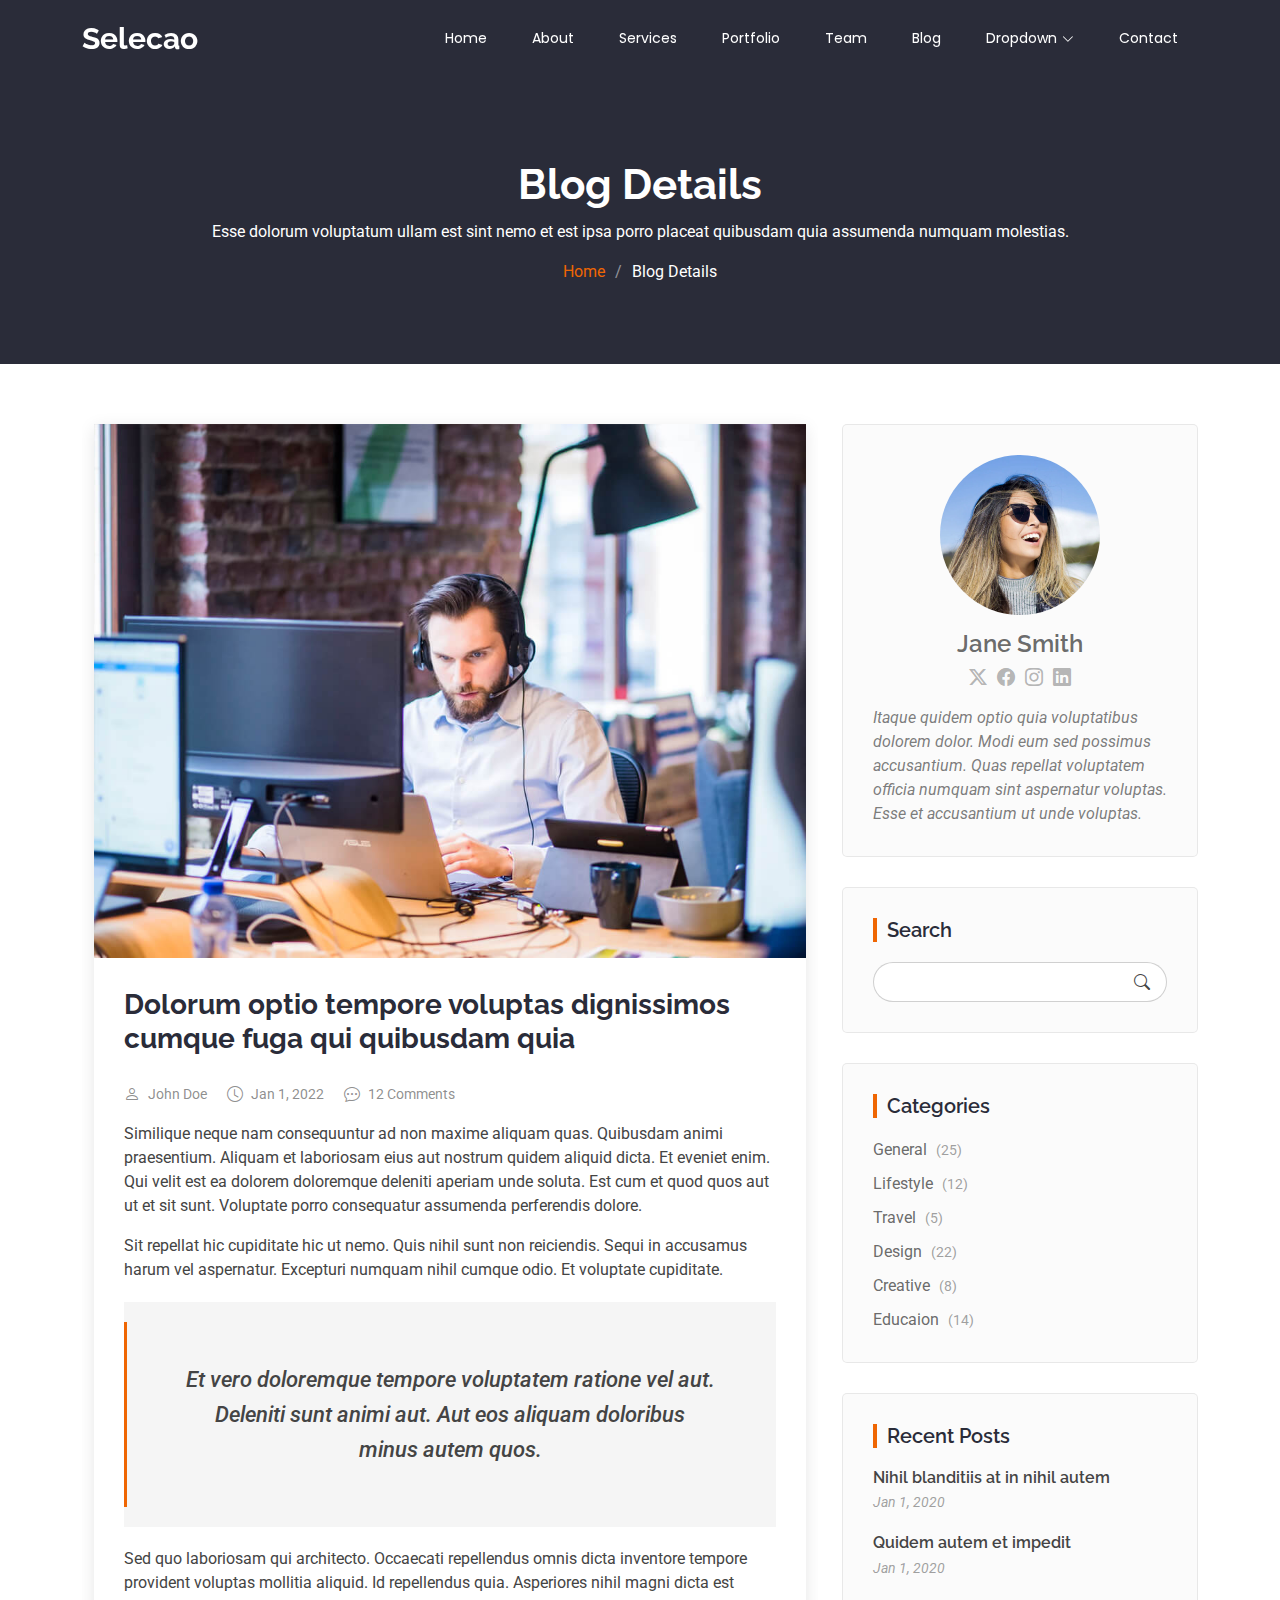
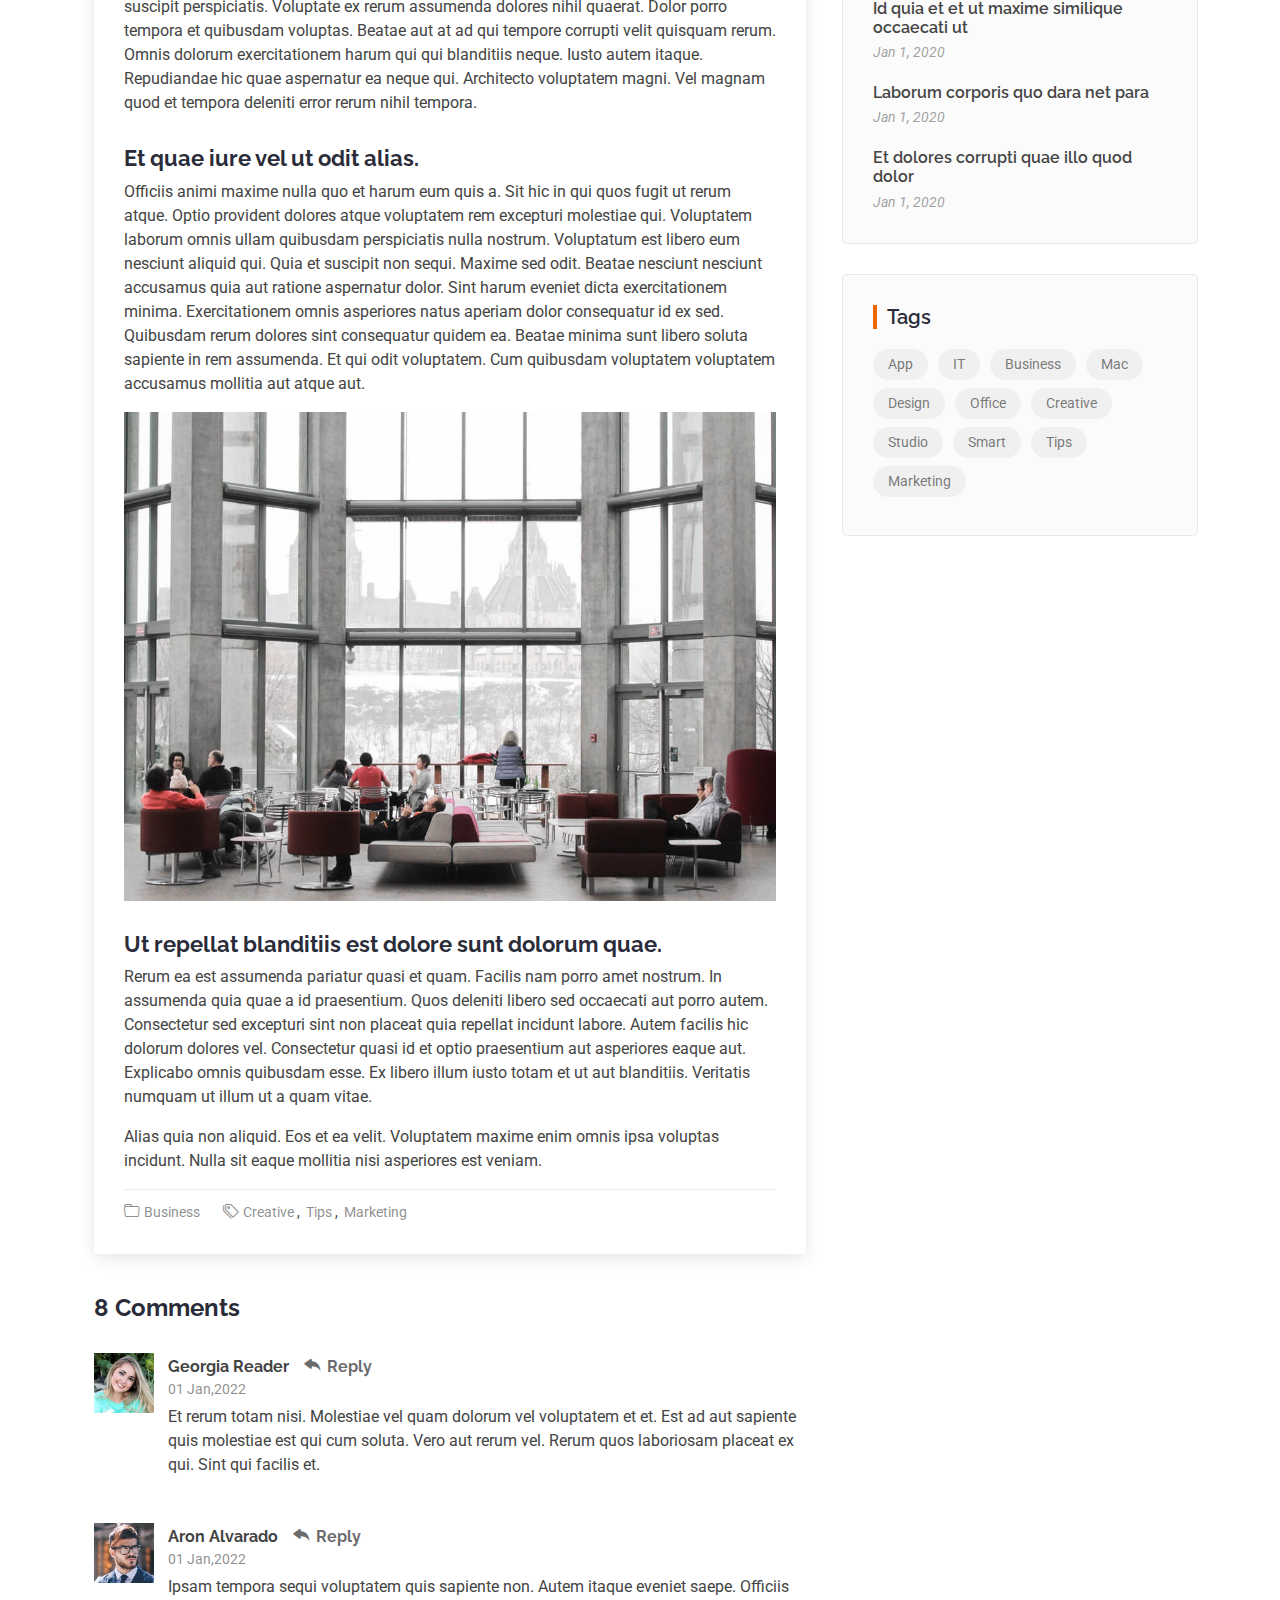
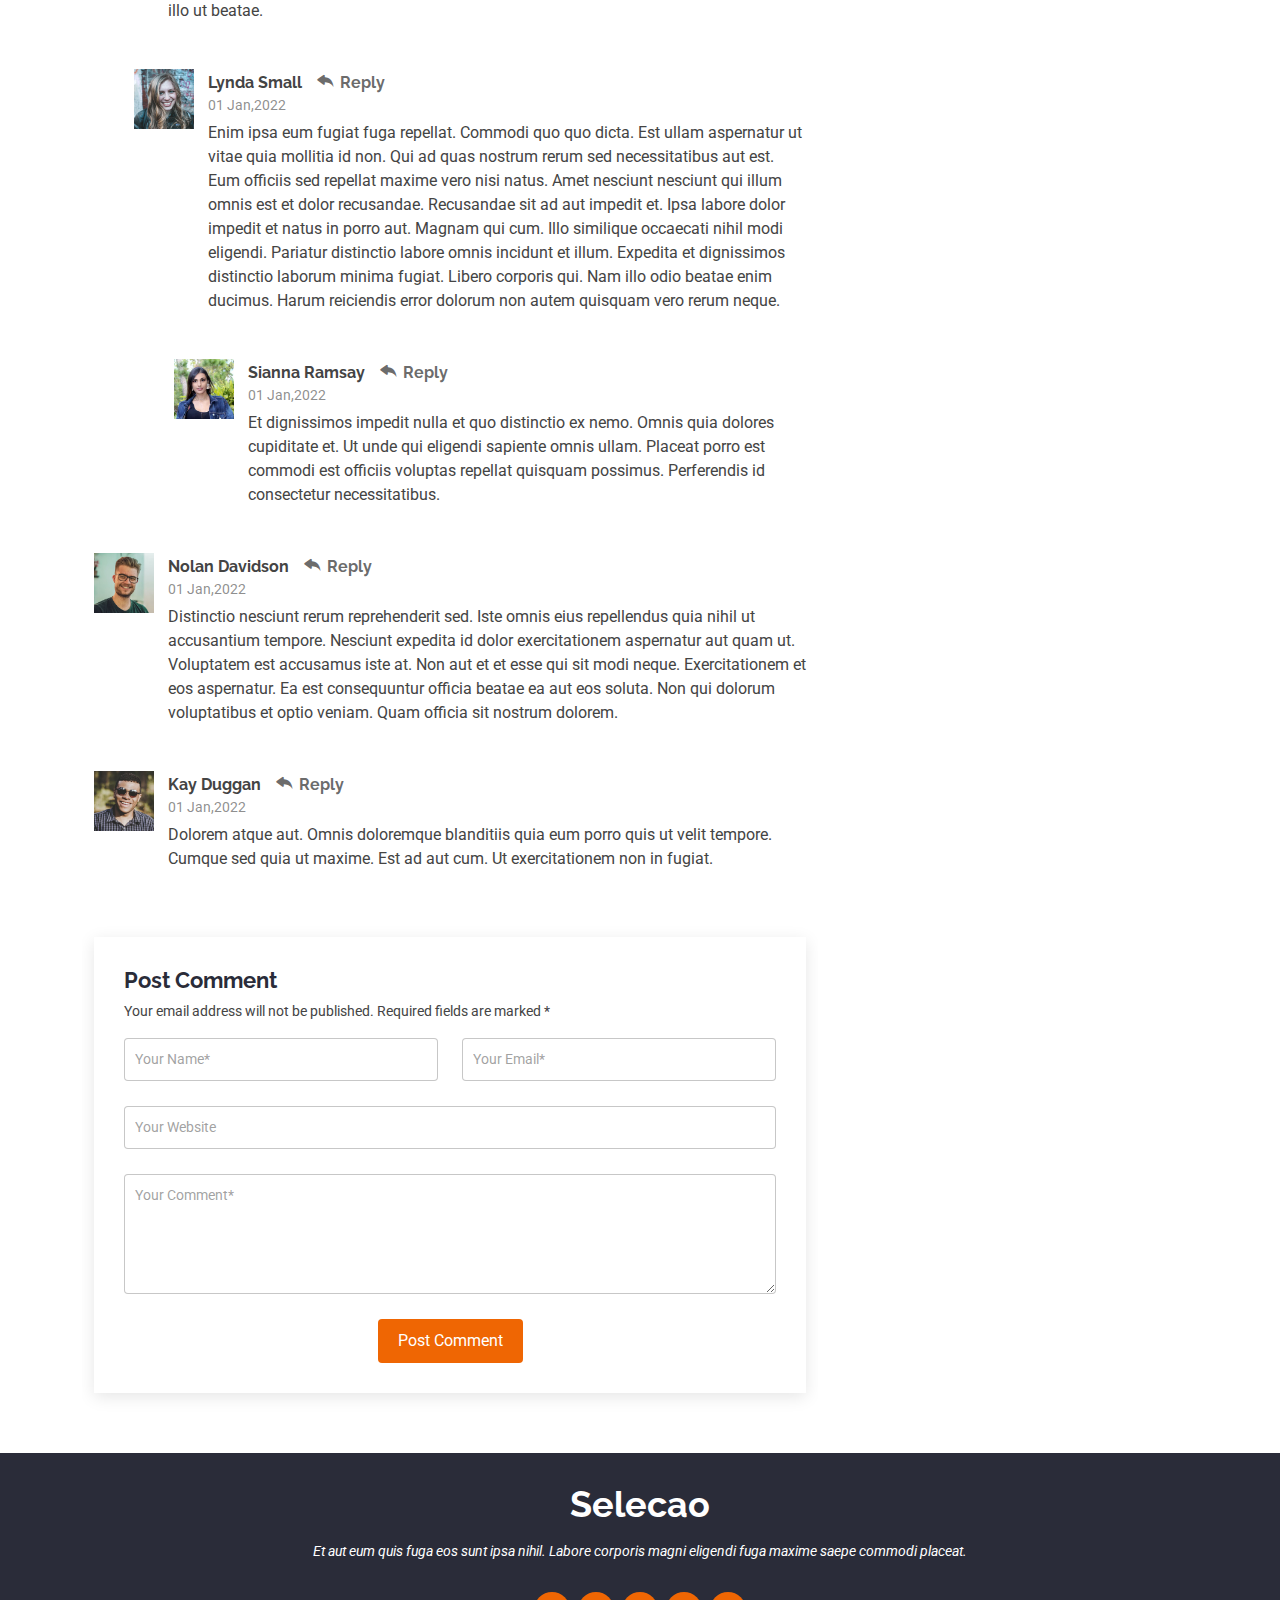
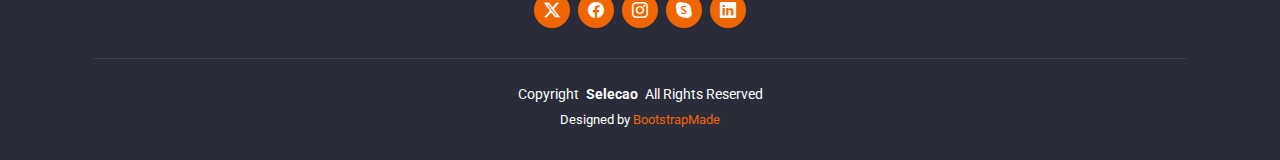
<file: blog-details.html>
<!DOCTYPE html>
<html lang="en">

<head>
  <meta charset="utf-8">
  <meta content="width=device-width, initial-scale=1.0" name="viewport">
  <title>Blog Details - Selecao Bootstrap Template</title>
  <meta name="description" content="">
  <meta name="keywords" content="">

  <!-- Favicons -->
  <link href="assets/img/favicon.png" rel="icon">
  <link href="assets/img/apple-touch-icon.png" rel="apple-touch-icon">

  <!-- Fonts -->
  <link href="https://fonts.googleapis.com" rel="preconnect">
  <link href="https://fonts.gstatic.com" rel="preconnect" crossorigin>
  <link href="https://fonts.googleapis.com/css2?family=Roboto:ital,wght@0,100;0,300;0,400;0,500;0,700;0,900;1,100;1,300;1,400;1,500;1,700;1,900&family=Poppins:ital,wght@0,100;0,200;0,300;0,400;0,500;0,600;0,700;0,800;0,900;1,100;1,200;1,300;1,400;1,500;1,600;1,700;1,800;1,900&family=Raleway:ital,wght@0,100;0,200;0,300;0,400;0,500;0,600;0,700;0,800;0,900;1,100;1,200;1,300;1,400;1,500;1,600;1,700;1,800;1,900&display=swap" rel="stylesheet">

  <!-- Vendor CSS Files -->
  <link href="assets/vendor/bootstrap/css/bootstrap.min.css" rel="stylesheet">
  <link href="assets/vendor/bootstrap-icons/bootstrap-icons.css" rel="stylesheet">
  <link href="assets/vendor/aos/aos.css" rel="stylesheet">
  <link href="assets/vendor/animate.css/animate.min.css" rel="stylesheet">
  <link href="assets/vendor/glightbox/css/glightbox.min.css" rel="stylesheet">
  <link href="assets/vendor/swiper/swiper-bundle.min.css" rel="stylesheet">

  <!-- Main CSS File -->
  <link href="assets/css/main.css" rel="stylesheet">

  <!-- =======================================================
  * Template Name: Selecao
  * Template URL: https://bootstrapmade.com/selecao-bootstrap-template/
  * Updated: Aug 07 2024 with Bootstrap v5.3.3
  * Author: BootstrapMade.com
  * License: https://bootstrapmade.com/license/
  ======================================================== -->
</head>

<body class="blog-details-page">

  <header id="header" class="header d-flex align-items-center fixed-top">
    <div class="container-fluid container-xl position-relative d-flex align-items-center justify-content-between">

      <a href="index.html" class="logo d-flex align-items-center">
        <!-- Uncomment the line below if you also wish to use an image logo -->
        <!-- <img src="assets/img/logo.png" alt=""> -->
        <h1 class="sitename">Selecao</h1>
      </a>

      <nav id="navmenu" class="navmenu">
        <ul>
          <li><a href="#hero">Home</a></li>
          <li><a href="#about">About</a></li>
          <li><a href="#services">Services</a></li>
          <li><a href="#portfolio">Portfolio</a></li>
          <li><a href="#team">Team</a></li>
          <li><a href="blog.html">Blog</a></li>
          <li class="dropdown"><a href="#"><span>Dropdown</span> <i class="bi bi-chevron-down toggle-dropdown"></i></a>
            <ul>
              <li><a href="#">Dropdown 1</a></li>
              <li class="dropdown"><a href="#"><span>Deep Dropdown</span> <i class="bi bi-chevron-down toggle-dropdown"></i></a>
                <ul>
                  <li><a href="#">Deep Dropdown 1</a></li>
                  <li><a href="#">Deep Dropdown 2</a></li>
                  <li><a href="#">Deep Dropdown 3</a></li>
                  <li><a href="#">Deep Dropdown 4</a></li>
                  <li><a href="#">Deep Dropdown 5</a></li>
                </ul>
              </li>
              <li><a href="#">Dropdown 2</a></li>
              <li><a href="#">Dropdown 3</a></li>
              <li><a href="#">Dropdown 4</a></li>
            </ul>
          </li>
          <li><a href="#contact">Contact</a></li>
        </ul>
        <i class="mobile-nav-toggle d-xl-none bi bi-list"></i>
      </nav>

    </div>
  </header>

  <main class="main">

    <!-- Page Title -->
    <div class="page-title dark-background">
      <div class="container position-relative">
        <h1>Blog Details</h1>
        <p>Esse dolorum voluptatum ullam est sint nemo et est ipsa porro placeat quibusdam quia assumenda numquam molestias.</p>
        <nav class="breadcrumbs">
          <ol>
            <li><a href="index.html">Home</a></li>
            <li class="current">Blog Details</li>
          </ol>
        </nav>
      </div>
    </div><!-- End Page Title -->

    <div class="container">
      <div class="row">

        <div class="col-lg-8">

          <!-- Blog Details Section -->
          <section id="blog-details" class="blog-details section">
            <div class="container">

              <article class="article">

                <div class="post-img">
                  <img src="assets/img/blog/blog-1.jpg" alt="" class="img-fluid">
                </div>

                <h2 class="title">Dolorum optio tempore voluptas dignissimos cumque fuga qui quibusdam quia</h2>

                <div class="meta-top">
                  <ul>
                    <li class="d-flex align-items-center"><i class="bi bi-person"></i> <a href="blog-details.html">John Doe</a></li>
                    <li class="d-flex align-items-center"><i class="bi bi-clock"></i> <a href="blog-details.html"><time datetime="2020-01-01">Jan 1, 2022</time></a></li>
                    <li class="d-flex align-items-center"><i class="bi bi-chat-dots"></i> <a href="blog-details.html">12 Comments</a></li>
                  </ul>
                </div><!-- End meta top -->

                <div class="content">
                  <p>
                    Similique neque nam consequuntur ad non maxime aliquam quas. Quibusdam animi praesentium. Aliquam et laboriosam eius aut nostrum quidem aliquid dicta.
                    Et eveniet enim. Qui velit est ea dolorem doloremque deleniti aperiam unde soluta. Est cum et quod quos aut ut et sit sunt. Voluptate porro consequatur assumenda perferendis dolore.
                  </p>

                  <p>
                    Sit repellat hic cupiditate hic ut nemo. Quis nihil sunt non reiciendis. Sequi in accusamus harum vel aspernatur. Excepturi numquam nihil cumque odio. Et voluptate cupiditate.
                  </p>

                  <blockquote>
                    <p>
                      Et vero doloremque tempore voluptatem ratione vel aut. Deleniti sunt animi aut. Aut eos aliquam doloribus minus autem quos.
                    </p>
                  </blockquote>

                  <p>
                    Sed quo laboriosam qui architecto. Occaecati repellendus omnis dicta inventore tempore provident voluptas mollitia aliquid. Id repellendus quia. Asperiores nihil magni dicta est suscipit perspiciatis. Voluptate ex rerum assumenda dolores nihil quaerat.
                    Dolor porro tempora et quibusdam voluptas. Beatae aut at ad qui tempore corrupti velit quisquam rerum. Omnis dolorum exercitationem harum qui qui blanditiis neque.
                    Iusto autem itaque. Repudiandae hic quae aspernatur ea neque qui. Architecto voluptatem magni. Vel magnam quod et tempora deleniti error rerum nihil tempora.
                  </p>

                  <h3>Et quae iure vel ut odit alias.</h3>
                  <p>
                    Officiis animi maxime nulla quo et harum eum quis a. Sit hic in qui quos fugit ut rerum atque. Optio provident dolores atque voluptatem rem excepturi molestiae qui. Voluptatem laborum omnis ullam quibusdam perspiciatis nulla nostrum. Voluptatum est libero eum nesciunt aliquid qui.
                    Quia et suscipit non sequi. Maxime sed odit. Beatae nesciunt nesciunt accusamus quia aut ratione aspernatur dolor. Sint harum eveniet dicta exercitationem minima. Exercitationem omnis asperiores natus aperiam dolor consequatur id ex sed. Quibusdam rerum dolores sint consequatur quidem ea.
                    Beatae minima sunt libero soluta sapiente in rem assumenda. Et qui odit voluptatem. Cum quibusdam voluptatem voluptatem accusamus mollitia aut atque aut.
                  </p>
                  <img src="assets/img/blog/blog-inside-post.jpg" class="img-fluid" alt="">

                  <h3>Ut repellat blanditiis est dolore sunt dolorum quae.</h3>
                  <p>
                    Rerum ea est assumenda pariatur quasi et quam. Facilis nam porro amet nostrum. In assumenda quia quae a id praesentium. Quos deleniti libero sed occaecati aut porro autem. Consectetur sed excepturi sint non placeat quia repellat incidunt labore. Autem facilis hic dolorum dolores vel.
                    Consectetur quasi id et optio praesentium aut asperiores eaque aut. Explicabo omnis quibusdam esse. Ex libero illum iusto totam et ut aut blanditiis. Veritatis numquam ut illum ut a quam vitae.
                  </p>
                  <p>
                    Alias quia non aliquid. Eos et ea velit. Voluptatem maxime enim omnis ipsa voluptas incidunt. Nulla sit eaque mollitia nisi asperiores est veniam.
                  </p>

                </div><!-- End post content -->

                <div class="meta-bottom">
                  <i class="bi bi-folder"></i>
                  <ul class="cats">
                    <li><a href="#">Business</a></li>
                  </ul>

                  <i class="bi bi-tags"></i>
                  <ul class="tags">
                    <li><a href="#">Creative</a></li>
                    <li><a href="#">Tips</a></li>
                    <li><a href="#">Marketing</a></li>
                  </ul>
                </div><!-- End meta bottom -->

              </article>

            </div>
          </section><!-- /Blog Details Section -->

          <!-- Blog Comments Section -->
          <section id="blog-comments" class="blog-comments section">

            <div class="container">

              <h4 class="comments-count">8 Comments</h4>

              <div id="comment-1" class="comment">
                <div class="d-flex">
                  <div class="comment-img"><img src="assets/img/blog/comments-1.jpg" alt=""></div>
                  <div>
                    <h5><a href="">Georgia Reader</a> <a href="#" class="reply"><i class="bi bi-reply-fill"></i> Reply</a></h5>
                    <time datetime="2020-01-01">01 Jan,2022</time>
                    <p>
                      Et rerum totam nisi. Molestiae vel quam dolorum vel voluptatem et et. Est ad aut sapiente quis molestiae est qui cum soluta.
                      Vero aut rerum vel. Rerum quos laboriosam placeat ex qui. Sint qui facilis et.
                    </p>
                  </div>
                </div>
              </div><!-- End comment #1 -->

              <div id="comment-2" class="comment">
                <div class="d-flex">
                  <div class="comment-img"><img src="assets/img/blog/comments-2.jpg" alt=""></div>
                  <div>
                    <h5><a href="">Aron Alvarado</a> <a href="#" class="reply"><i class="bi bi-reply-fill"></i> Reply</a></h5>
                    <time datetime="2020-01-01">01 Jan,2022</time>
                    <p>
                      Ipsam tempora sequi voluptatem quis sapiente non. Autem itaque eveniet saepe. Officiis illo ut beatae.
                    </p>
                  </div>
                </div>

                <div id="comment-reply-1" class="comment comment-reply">
                  <div class="d-flex">
                    <div class="comment-img"><img src="assets/img/blog/comments-3.jpg" alt=""></div>
                    <div>
                      <h5><a href="">Lynda Small</a> <a href="#" class="reply"><i class="bi bi-reply-fill"></i> Reply</a></h5>
                      <time datetime="2020-01-01">01 Jan,2022</time>
                      <p>
                        Enim ipsa eum fugiat fuga repellat. Commodi quo quo dicta. Est ullam aspernatur ut vitae quia mollitia id non. Qui ad quas nostrum rerum sed necessitatibus aut est. Eum officiis sed repellat maxime vero nisi natus. Amet nesciunt nesciunt qui illum omnis est et dolor recusandae.

                        Recusandae sit ad aut impedit et. Ipsa labore dolor impedit et natus in porro aut. Magnam qui cum. Illo similique occaecati nihil modi eligendi. Pariatur distinctio labore omnis incidunt et illum. Expedita et dignissimos distinctio laborum minima fugiat.

                        Libero corporis qui. Nam illo odio beatae enim ducimus. Harum reiciendis error dolorum non autem quisquam vero rerum neque.
                      </p>
                    </div>
                  </div>

                  <div id="comment-reply-2" class="comment comment-reply">
                    <div class="d-flex">
                      <div class="comment-img"><img src="assets/img/blog/comments-4.jpg" alt=""></div>
                      <div>
                        <h5><a href="">Sianna Ramsay</a> <a href="#" class="reply"><i class="bi bi-reply-fill"></i> Reply</a></h5>
                        <time datetime="2020-01-01">01 Jan,2022</time>
                        <p>
                          Et dignissimos impedit nulla et quo distinctio ex nemo. Omnis quia dolores cupiditate et. Ut unde qui eligendi sapiente omnis ullam. Placeat porro est commodi est officiis voluptas repellat quisquam possimus. Perferendis id consectetur necessitatibus.
                        </p>
                      </div>
                    </div>

                  </div><!-- End comment reply #2-->

                </div><!-- End comment reply #1-->

              </div><!-- End comment #2-->

              <div id="comment-3" class="comment">
                <div class="d-flex">
                  <div class="comment-img"><img src="assets/img/blog/comments-5.jpg" alt=""></div>
                  <div>
                    <h5><a href="">Nolan Davidson</a> <a href="#" class="reply"><i class="bi bi-reply-fill"></i> Reply</a></h5>
                    <time datetime="2020-01-01">01 Jan,2022</time>
                    <p>
                      Distinctio nesciunt rerum reprehenderit sed. Iste omnis eius repellendus quia nihil ut accusantium tempore. Nesciunt expedita id dolor exercitationem aspernatur aut quam ut. Voluptatem est accusamus iste at.
                      Non aut et et esse qui sit modi neque. Exercitationem et eos aspernatur. Ea est consequuntur officia beatae ea aut eos soluta. Non qui dolorum voluptatibus et optio veniam. Quam officia sit nostrum dolorem.
                    </p>
                  </div>
                </div>

              </div><!-- End comment #3 -->

              <div id="comment-4" class="comment">
                <div class="d-flex">
                  <div class="comment-img"><img src="assets/img/blog/comments-6.jpg" alt=""></div>
                  <div>
                    <h5><a href="">Kay Duggan</a> <a href="#" class="reply"><i class="bi bi-reply-fill"></i> Reply</a></h5>
                    <time datetime="2020-01-01">01 Jan,2022</time>
                    <p>
                      Dolorem atque aut. Omnis doloremque blanditiis quia eum porro quis ut velit tempore. Cumque sed quia ut maxime. Est ad aut cum. Ut exercitationem non in fugiat.
                    </p>
                  </div>
                </div>

              </div><!-- End comment #4 -->

            </div>

          </section><!-- /Blog Comments Section -->

          <!-- Comment Form Section -->
          <section id="comment-form" class="comment-form section">
            <div class="container">

              <form action="">

                <h4>Post Comment</h4>
                <p>Your email address will not be published. Required fields are marked * </p>
                <div class="row">
                  <div class="col-md-6 form-group">
                    <input name="name" type="text" class="form-control" placeholder="Your Name*">
                  </div>
                  <div class="col-md-6 form-group">
                    <input name="email" type="text" class="form-control" placeholder="Your Email*">
                  </div>
                </div>
                <div class="row">
                  <div class="col form-group">
                    <input name="website" type="text" class="form-control" placeholder="Your Website">
                  </div>
                </div>
                <div class="row">
                  <div class="col form-group">
                    <textarea name="comment" class="form-control" placeholder="Your Comment*"></textarea>
                  </div>
                </div>

                <div class="text-center">
                  <button type="submit" class="btn btn-primary">Post Comment</button>
                </div>

              </form>

            </div>
          </section><!-- /Comment Form Section -->

        </div>

        <div class="col-lg-4 sidebar">

          <div class="widgets-container">

            <!-- Blog Author Widget -->
            <div class="blog-author-widget widget-item">

              <div class="d-flex flex-column align-items-center">
                <img src="assets/img/blog/blog-author.jpg" class="rounded-circle flex-shrink-0" alt="">
                <h4>Jane Smith</h4>
                <div class="social-links">
                  <a href="https://x.com/#"><i class="bi bi-twitter-x"></i></a>
                  <a href="https://facebook.com/#"><i class="bi bi-facebook"></i></a>
                  <a href="https://instagram.com/#"><i class="biu bi-instagram"></i></a>
                  <a href="https://instagram.com/#"><i class="biu bi-linkedin"></i></a>
                </div>

                <p>
                  Itaque quidem optio quia voluptatibus dolorem dolor. Modi eum sed possimus accusantium. Quas repellat voluptatem officia numquam sint aspernatur voluptas. Esse et accusantium ut unde voluptas.
                </p>

              </div>
            </div><!--/Blog Author Widget -->

            <!-- Search Widget -->
            <div class="search-widget widget-item">

              <h3 class="widget-title">Search</h3>
              <form action="">
                <input type="text">
                <button type="submit" title="Search"><i class="bi bi-search"></i></button>
              </form>

            </div><!--/Search Widget -->

            <!-- Categories Widget -->
            <div class="categories-widget widget-item">

              <h3 class="widget-title">Categories</h3>
              <ul class="mt-3">
                <li><a href="#">General <span>(25)</span></a></li>
                <li><a href="#">Lifestyle <span>(12)</span></a></li>
                <li><a href="#">Travel <span>(5)</span></a></li>
                <li><a href="#">Design <span>(22)</span></a></li>
                <li><a href="#">Creative <span>(8)</span></a></li>
                <li><a href="#">Educaion <span>(14)</span></a></li>
              </ul>

            </div><!--/Categories Widget -->

            <!-- Recent Posts Widget -->
            <div class="recent-posts-widget widget-item">

              <h3 class="widget-title">Recent Posts</h3>

              <div class="post-item">
                <h4><a href="blog-details.html">Nihil blanditiis at in nihil autem</a></h4>
                <time datetime="2020-01-01">Jan 1, 2020</time>
              </div><!-- End recent post item-->

              <div class="post-item">
                <h4><a href="blog-details.html">Quidem autem et impedit</a></h4>
                <time datetime="2020-01-01">Jan 1, 2020</time>
              </div><!-- End recent post item-->

              <div class="post-item">
                <h4><a href="blog-details.html">Id quia et et ut maxime similique occaecati ut</a></h4>
                <time datetime="2020-01-01">Jan 1, 2020</time>
              </div><!-- End recent post item-->

              <div class="post-item">
                <h4><a href="blog-details.html">Laborum corporis quo dara net para</a></h4>
                <time datetime="2020-01-01">Jan 1, 2020</time>
              </div><!-- End recent post item-->

              <div class="post-item">
                <h4><a href="blog-details.html">Et dolores corrupti quae illo quod dolor</a></h4>
                <time datetime="2020-01-01">Jan 1, 2020</time>
              </div><!-- End recent post item-->

            </div><!--/Recent Posts Widget -->

            <!-- Tags Widget -->
            <div class="tags-widget widget-item">

              <h3 class="widget-title">Tags</h3>
              <ul>
                <li><a href="#">App</a></li>
                <li><a href="#">IT</a></li>
                <li><a href="#">Business</a></li>
                <li><a href="#">Mac</a></li>
                <li><a href="#">Design</a></li>
                <li><a href="#">Office</a></li>
                <li><a href="#">Creative</a></li>
                <li><a href="#">Studio</a></li>
                <li><a href="#">Smart</a></li>
                <li><a href="#">Tips</a></li>
                <li><a href="#">Marketing</a></li>
              </ul>

            </div><!--/Tags Widget -->

          </div>

        </div>

      </div>
    </div>

  </main>

  <footer id="footer" class="footer dark-background">
    <div class="container">
      <h3 class="sitename">Selecao</h3>
      <p>Et aut eum quis fuga eos sunt ipsa nihil. Labore corporis magni eligendi fuga maxime saepe commodi placeat.</p>
      <div class="social-links d-flex justify-content-center">
        <a href=""><i class="bi bi-twitter-x"></i></a>
        <a href=""><i class="bi bi-facebook"></i></a>
        <a href=""><i class="bi bi-instagram"></i></a>
        <a href=""><i class="bi bi-skype"></i></a>
        <a href=""><i class="bi bi-linkedin"></i></a>
      </div>
      <div class="container">
        <div class="copyright">
          <span>Copyright</span> <strong class="px-1 sitename">Selecao</strong> <span>All Rights Reserved</span>
        </div>
        <div class="credits">
          <!-- All the links in the footer should remain intact. -->
          <!-- You can delete the links only if you've purchased the pro version. -->
          <!-- Licensing information: https://bootstrapmade.com/license/ -->
          <!-- Purchase the pro version with working PHP/AJAX contact form: [buy-url] -->
          Designed by <a href="https://bootstrapmade.com/">BootstrapMade</a>
        </div>
      </div>
    </div>
  </footer>

  <!-- Scroll Top -->
  <a href="#" id="scroll-top" class="scroll-top d-flex align-items-center justify-content-center"><i class="bi bi-arrow-up-short"></i></a>

  <!-- Preloader -->
  <div id="preloader"></div>

  <!-- Vendor JS Files -->
  <script src="assets/vendor/bootstrap/js/bootstrap.bundle.min.js"></script>
  <script src="assets/vendor/php-email-form/validate.js"></script>
  <script src="assets/vendor/aos/aos.js"></script>
  <script src="assets/vendor/glightbox/js/glightbox.min.js"></script>
  <script src="assets/vendor/imagesloaded/imagesloaded.pkgd.min.js"></script>
  <script src="assets/vendor/isotope-layout/isotope.pkgd.min.js"></script>
  <script src="assets/vendor/swiper/swiper-bundle.min.js"></script>

  <!-- Main JS File -->
  <script src="assets/js/main.js"></script>

</body>

</html>
</file>
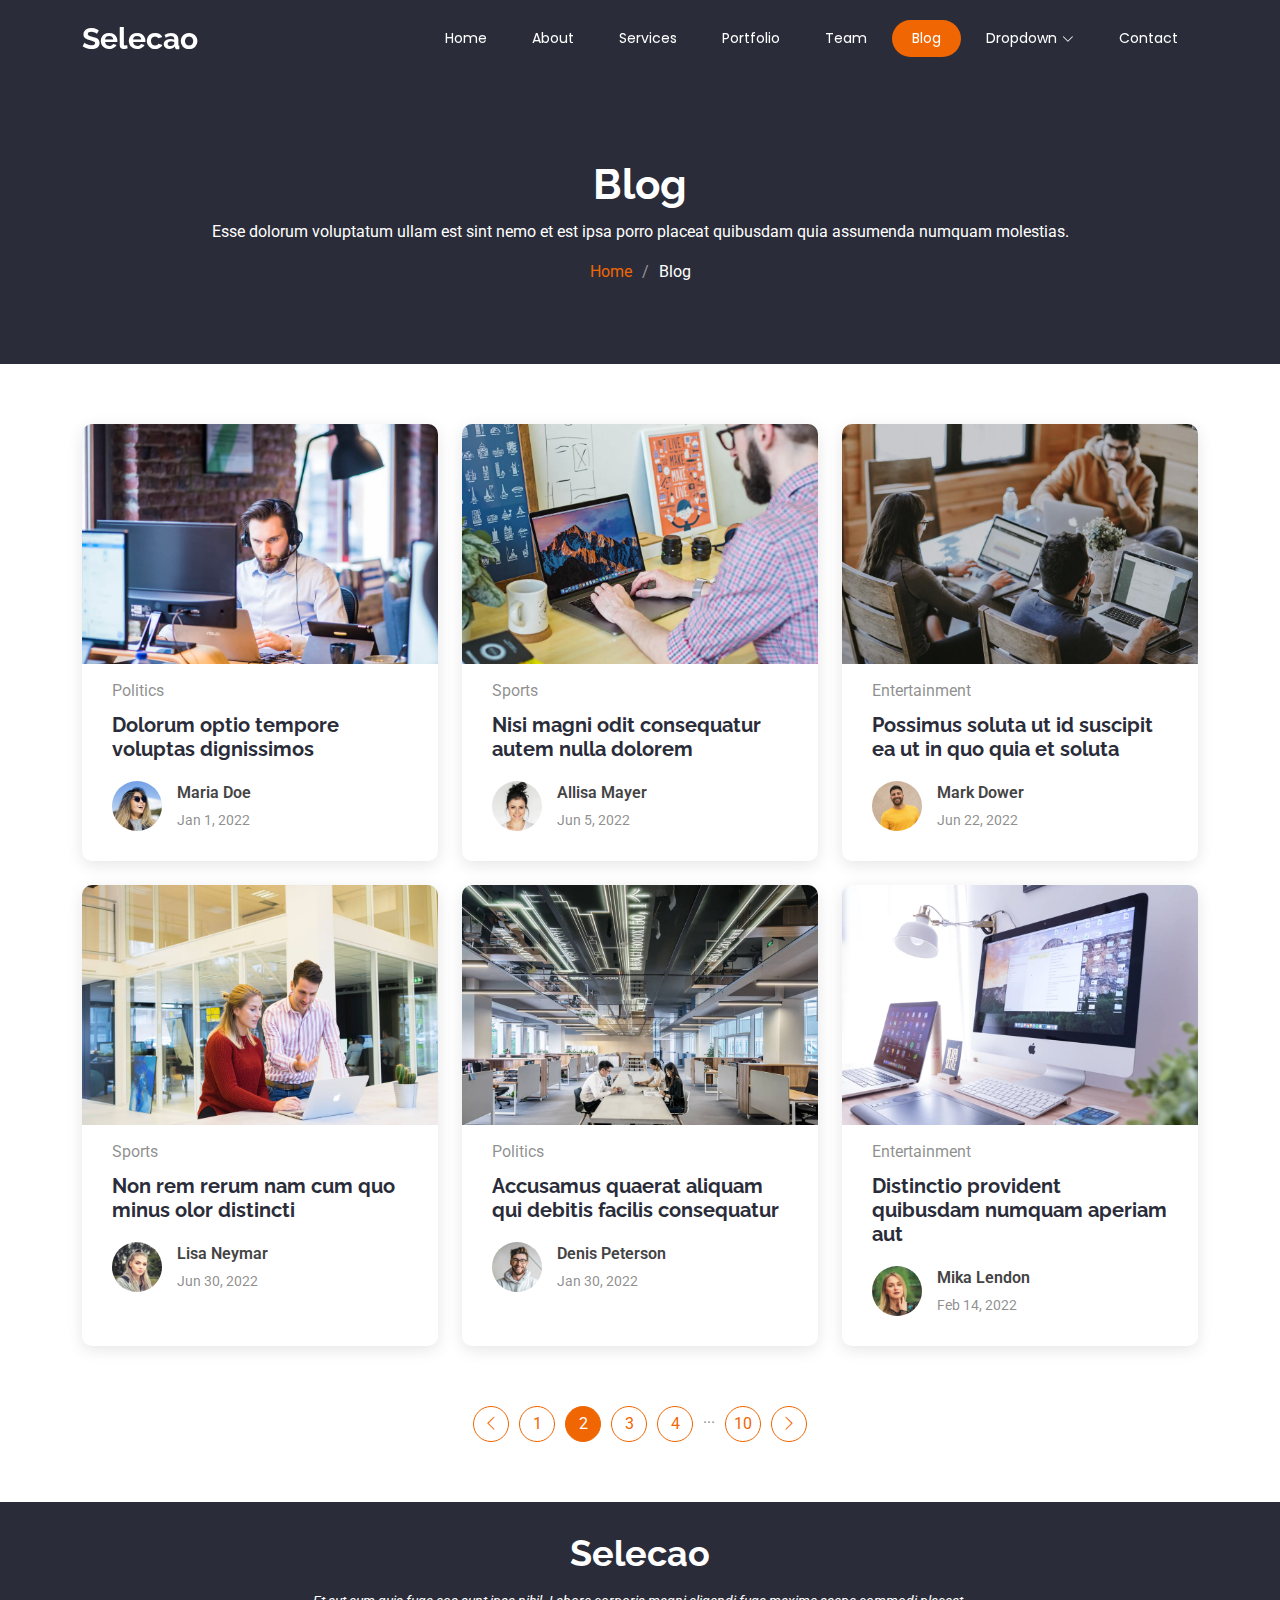
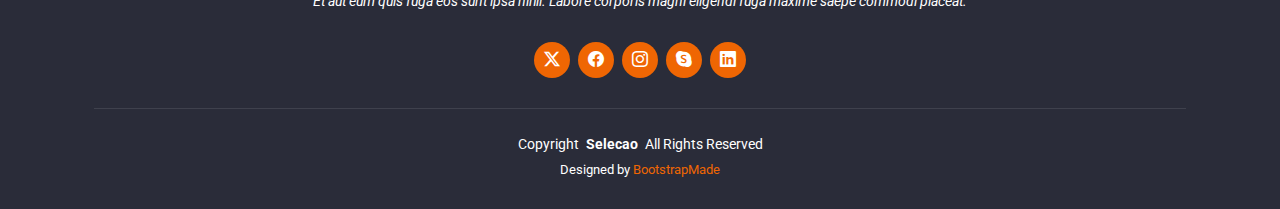
<file: blog.html>
<!DOCTYPE html>
<html lang="en">

<head>
  <meta charset="utf-8">
  <meta content="width=device-width, initial-scale=1.0" name="viewport">
  <title>Blog - Selecao Bootstrap Template</title>
  <meta name="description" content="">
  <meta name="keywords" content="">

  <!-- Favicons -->
  <link href="assets/img/favicon.png" rel="icon">
  <link href="assets/img/apple-touch-icon.png" rel="apple-touch-icon">

  <!-- Fonts -->
  <link href="https://fonts.googleapis.com" rel="preconnect">
  <link href="https://fonts.gstatic.com" rel="preconnect" crossorigin>
  <link href="https://fonts.googleapis.com/css2?family=Roboto:ital,wght@0,100;0,300;0,400;0,500;0,700;0,900;1,100;1,300;1,400;1,500;1,700;1,900&family=Poppins:ital,wght@0,100;0,200;0,300;0,400;0,500;0,600;0,700;0,800;0,900;1,100;1,200;1,300;1,400;1,500;1,600;1,700;1,800;1,900&family=Raleway:ital,wght@0,100;0,200;0,300;0,400;0,500;0,600;0,700;0,800;0,900;1,100;1,200;1,300;1,400;1,500;1,600;1,700;1,800;1,900&display=swap" rel="stylesheet">

  <!-- Vendor CSS Files -->
  <link href="assets/vendor/bootstrap/css/bootstrap.min.css" rel="stylesheet">
  <link href="assets/vendor/bootstrap-icons/bootstrap-icons.css" rel="stylesheet">
  <link href="assets/vendor/aos/aos.css" rel="stylesheet">
  <link href="assets/vendor/animate.css/animate.min.css" rel="stylesheet">
  <link href="assets/vendor/glightbox/css/glightbox.min.css" rel="stylesheet">
  <link href="assets/vendor/swiper/swiper-bundle.min.css" rel="stylesheet">

  <!-- Main CSS File -->
  <link href="assets/css/main.css" rel="stylesheet">

  <!-- =======================================================
  * Template Name: Selecao
  * Template URL: https://bootstrapmade.com/selecao-bootstrap-template/
  * Updated: Aug 07 2024 with Bootstrap v5.3.3
  * Author: BootstrapMade.com
  * License: https://bootstrapmade.com/license/
  ======================================================== -->
</head>

<body class="blog-page">

  <header id="header" class="header d-flex align-items-center fixed-top">
    <div class="container-fluid container-xl position-relative d-flex align-items-center justify-content-between">

      <a href="index.html" class="logo d-flex align-items-center">
        <!-- Uncomment the line below if you also wish to use an image logo -->
        <!-- <img src="assets/img/logo.png" alt=""> -->
        <h1 class="sitename">Selecao</h1>
      </a>

      <nav id="navmenu" class="navmenu">
        <ul>
          <li><a href="#hero">Home</a></li>
          <li><a href="#about">About</a></li>
          <li><a href="#services">Services</a></li>
          <li><a href="#portfolio">Portfolio</a></li>
          <li><a href="#team">Team</a></li>
          <li><a href="blog.html" class="active">Blog</a></li>
          <li class="dropdown"><a href="#"><span>Dropdown</span> <i class="bi bi-chevron-down toggle-dropdown"></i></a>
            <ul>
              <li><a href="#">Dropdown 1</a></li>
              <li class="dropdown"><a href="#"><span>Deep Dropdown</span> <i class="bi bi-chevron-down toggle-dropdown"></i></a>
                <ul>
                  <li><a href="#">Deep Dropdown 1</a></li>
                  <li><a href="#">Deep Dropdown 2</a></li>
                  <li><a href="#">Deep Dropdown 3</a></li>
                  <li><a href="#">Deep Dropdown 4</a></li>
                  <li><a href="#">Deep Dropdown 5</a></li>
                </ul>
              </li>
              <li><a href="#">Dropdown 2</a></li>
              <li><a href="#">Dropdown 3</a></li>
              <li><a href="#">Dropdown 4</a></li>
            </ul>
          </li>
          <li><a href="#contact">Contact</a></li>
        </ul>
        <i class="mobile-nav-toggle d-xl-none bi bi-list"></i>
      </nav>

    </div>
  </header>

  <main class="main">

    <!-- Page Title -->
    <div class="page-title dark-background">
      <div class="container position-relative">
        <h1>Blog</h1>
        <p>Esse dolorum voluptatum ullam est sint nemo et est ipsa porro placeat quibusdam quia assumenda numquam molestias.</p>
        <nav class="breadcrumbs">
          <ol>
            <li><a href="index.html">Home</a></li>
            <li class="current">Blog</li>
          </ol>
        </nav>
      </div>
    </div><!-- End Page Title -->

    <!-- Blog Posts Section -->
    <section id="blog-posts" class="blog-posts section">

      <div class="container">
        <div class="row gy-4">

          <div class="col-lg-4">
            <article>

              <div class="post-img">
                <img src="assets/img/blog/blog-1.jpg" alt="" class="img-fluid">
              </div>

              <p class="post-category">Politics</p>

              <h2 class="title">
                <a href="blog-details.html">Dolorum optio tempore voluptas dignissimos</a>
              </h2>

              <div class="d-flex align-items-center">
                <img src="assets/img/blog/blog-author.jpg" alt="" class="img-fluid post-author-img flex-shrink-0">
                <div class="post-meta">
                  <p class="post-author">Maria Doe</p>
                  <p class="post-date">
                    <time datetime="2022-01-01">Jan 1, 2022</time>
                  </p>
                </div>
              </div>

            </article>
          </div><!-- End post list item -->

          <div class="col-lg-4">
            <article>

              <div class="post-img">
                <img src="assets/img/blog/blog-2.jpg" alt="" class="img-fluid">
              </div>

              <p class="post-category">Sports</p>

              <h2 class="title">
                <a href="blog-details.html">Nisi magni odit consequatur autem nulla dolorem</a>
              </h2>

              <div class="d-flex align-items-center">
                <img src="assets/img/blog/blog-author-2.jpg" alt="" class="img-fluid post-author-img flex-shrink-0">
                <div class="post-meta">
                  <p class="post-author">Allisa Mayer</p>
                  <p class="post-date">
                    <time datetime="2022-01-01">Jun 5, 2022</time>
                  </p>
                </div>
              </div>

            </article>
          </div><!-- End post list item -->

          <div class="col-lg-4">
            <article>

              <div class="post-img">
                <img src="assets/img/blog/blog-3.jpg" alt="" class="img-fluid">
              </div>

              <p class="post-category">Entertainment</p>

              <h2 class="title">
                <a href="blog-details.html">Possimus soluta ut id suscipit ea ut in quo quia et soluta</a>
              </h2>

              <div class="d-flex align-items-center">
                <img src="assets/img/blog/blog-author-3.jpg" alt="" class="img-fluid post-author-img flex-shrink-0">
                <div class="post-meta">
                  <p class="post-author">Mark Dower</p>
                  <p class="post-date">
                    <time datetime="2022-01-01">Jun 22, 2022</time>
                  </p>
                </div>
              </div>

            </article>
          </div><!-- End post list item -->

          <div class="col-lg-4">
            <article>

              <div class="post-img">
                <img src="assets/img/blog/blog-4.jpg" alt="" class="img-fluid">
              </div>

              <p class="post-category">Sports</p>

              <h2 class="title">
                <a href="blog-details.html">Non rem rerum nam cum quo minus olor distincti</a>
              </h2>

              <div class="d-flex align-items-center">
                <img src="assets/img/blog/blog-author-4.jpg" alt="" class="img-fluid post-author-img flex-shrink-0">
                <div class="post-meta">
                  <p class="post-author">Lisa Neymar</p>
                  <p class="post-date">
                    <time datetime="2022-01-01">Jun 30, 2022</time>
                  </p>
                </div>
              </div>

            </article>
          </div><!-- End post list item -->

          <div class="col-lg-4">
            <article>

              <div class="post-img">
                <img src="assets/img/blog/blog-5.jpg" alt="" class="img-fluid">
              </div>

              <p class="post-category">Politics</p>

              <h2 class="title">
                <a href="blog-details.html">Accusamus quaerat aliquam qui debitis facilis consequatur</a>
              </h2>

              <div class="d-flex align-items-center">
                <img src="assets/img/blog/blog-author-5.jpg" alt="" class="img-fluid post-author-img flex-shrink-0">
                <div class="post-meta">
                  <p class="post-author">Denis Peterson</p>
                  <p class="post-date">
                    <time datetime="2022-01-01">Jan 30, 2022</time>
                  </p>
                </div>
              </div>

            </article>
          </div><!-- End post list item -->

          <div class="col-lg-4">
            <article>

              <div class="post-img">
                <img src="assets/img/blog/blog-6.jpg" alt="" class="img-fluid">
              </div>

              <p class="post-category">Entertainment</p>

              <h2 class="title">
                <a href="blog-details.html">Distinctio provident quibusdam numquam aperiam aut</a>
              </h2>

              <div class="d-flex align-items-center">
                <img src="assets/img/blog/blog-author-6.jpg" alt="" class="img-fluid post-author-img flex-shrink-0">
                <div class="post-meta">
                  <p class="post-author">Mika Lendon</p>
                  <p class="post-date">
                    <time datetime="2022-01-01">Feb 14, 2022</time>
                  </p>
                </div>
              </div>

            </article>
          </div><!-- End post list item -->

        </div>
      </div>

    </section><!-- /Blog Posts Section -->

    <!-- Blog Pagination Section -->
    <section id="blog-pagination" class="blog-pagination section">

      <div class="container">
        <div class="d-flex justify-content-center">
          <ul>
            <li><a href="#"><i class="bi bi-chevron-left"></i></a></li>
            <li><a href="#">1</a></li>
            <li><a href="#" class="active">2</a></li>
            <li><a href="#">3</a></li>
            <li><a href="#">4</a></li>
            <li>...</li>
            <li><a href="#">10</a></li>
            <li><a href="#"><i class="bi bi-chevron-right"></i></a></li>
          </ul>
        </div>
      </div>

    </section><!-- /Blog Pagination Section -->

  </main>

  <footer id="footer" class="footer dark-background">
    <div class="container">
      <h3 class="sitename">Selecao</h3>
      <p>Et aut eum quis fuga eos sunt ipsa nihil. Labore corporis magni eligendi fuga maxime saepe commodi placeat.</p>
      <div class="social-links d-flex justify-content-center">
        <a href=""><i class="bi bi-twitter-x"></i></a>
        <a href=""><i class="bi bi-facebook"></i></a>
        <a href=""><i class="bi bi-instagram"></i></a>
        <a href=""><i class="bi bi-skype"></i></a>
        <a href=""><i class="bi bi-linkedin"></i></a>
      </div>
      <div class="container">
        <div class="copyright">
          <span>Copyright</span> <strong class="px-1 sitename">Selecao</strong> <span>All Rights Reserved</span>
        </div>
        <div class="credits">
          <!-- All the links in the footer should remain intact. -->
          <!-- You can delete the links only if you've purchased the pro version. -->
          <!-- Licensing information: https://bootstrapmade.com/license/ -->
          <!-- Purchase the pro version with working PHP/AJAX contact form: [buy-url] -->
          Designed by <a href="https://bootstrapmade.com/">BootstrapMade</a>
        </div>
      </div>
    </div>
  </footer>

  <!-- Scroll Top -->
  <a href="#" id="scroll-top" class="scroll-top d-flex align-items-center justify-content-center"><i class="bi bi-arrow-up-short"></i></a>

  <!-- Preloader -->
  <div id="preloader"></div>

  <!-- Vendor JS Files -->
  <script src="assets/vendor/bootstrap/js/bootstrap.bundle.min.js"></script>
  <script src="assets/vendor/php-email-form/validate.js"></script>
  <script src="assets/vendor/aos/aos.js"></script>
  <script src="assets/vendor/glightbox/js/glightbox.min.js"></script>
  <script src="assets/vendor/imagesloaded/imagesloaded.pkgd.min.js"></script>
  <script src="assets/vendor/isotope-layout/isotope.pkgd.min.js"></script>
  <script src="assets/vendor/swiper/swiper-bundle.min.js"></script>

  <!-- Main JS File -->
  <script src="assets/js/main.js"></script>

</body>

</html>
</file>
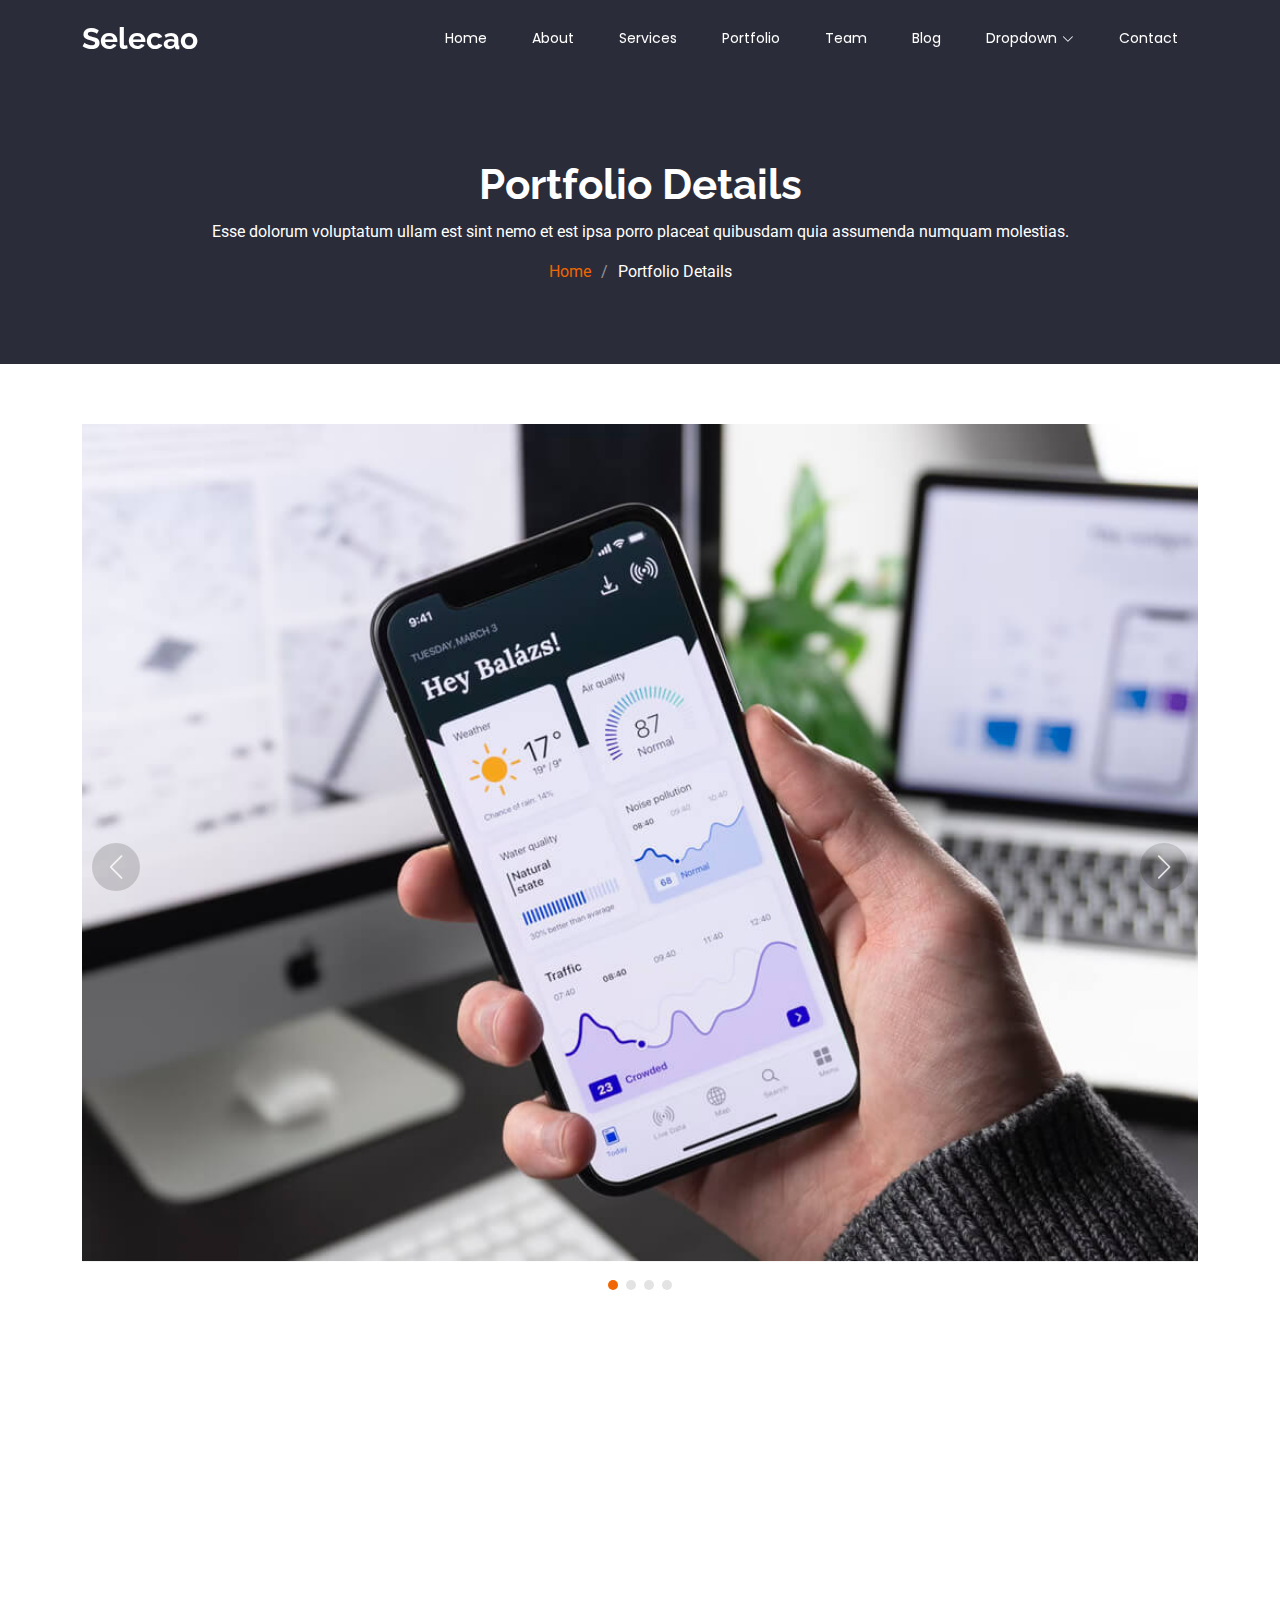
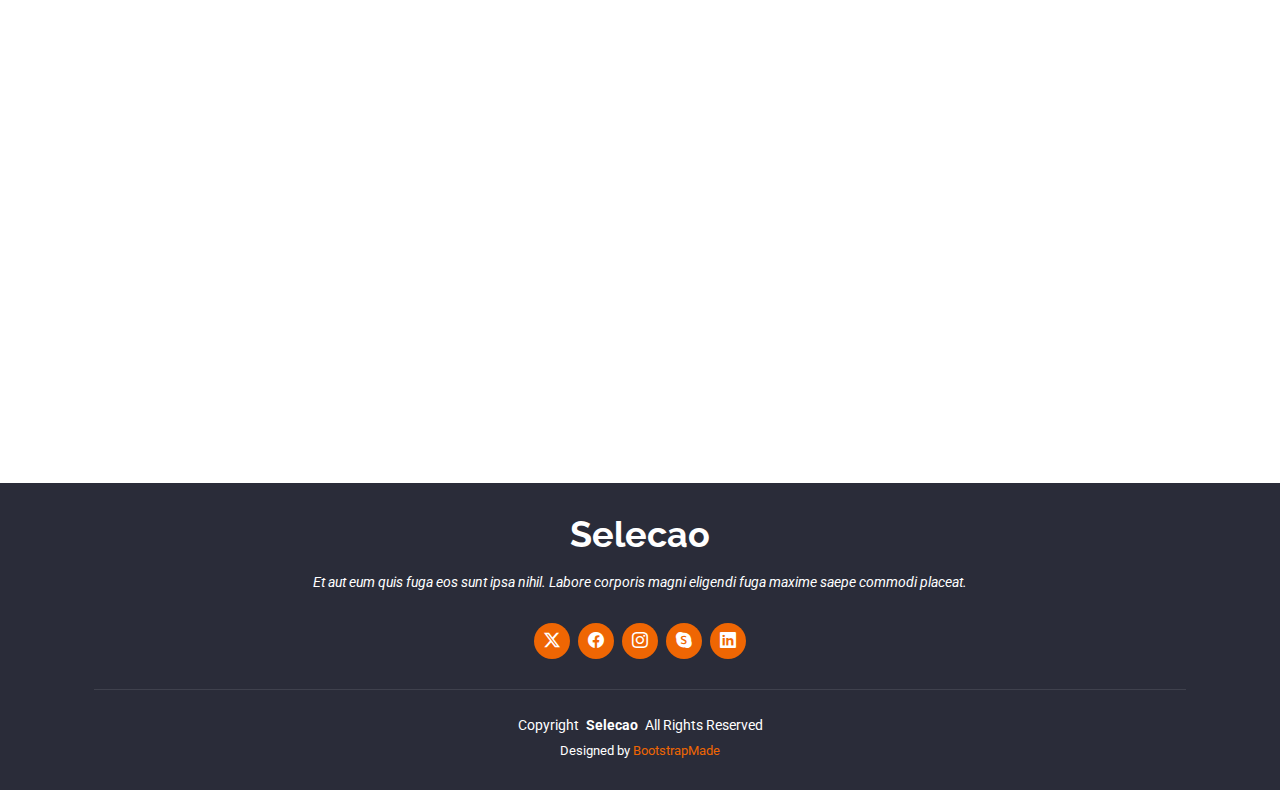
<file: portfolio-details.html>
<!DOCTYPE html>
<html lang="en">

<head>
  <meta charset="utf-8">
  <meta content="width=device-width, initial-scale=1.0" name="viewport">
  <title>Portfolio Details - Selecao Bootstrap Template</title>
  <meta name="description" content="">
  <meta name="keywords" content="">

  <!-- Favicons -->
  <link href="assets/img/favicon.png" rel="icon">
  <link href="assets/img/apple-touch-icon.png" rel="apple-touch-icon">

  <!-- Fonts -->
  <link href="https://fonts.googleapis.com" rel="preconnect">
  <link href="https://fonts.gstatic.com" rel="preconnect" crossorigin>
  <link href="https://fonts.googleapis.com/css2?family=Roboto:ital,wght@0,100;0,300;0,400;0,500;0,700;0,900;1,100;1,300;1,400;1,500;1,700;1,900&family=Poppins:ital,wght@0,100;0,200;0,300;0,400;0,500;0,600;0,700;0,800;0,900;1,100;1,200;1,300;1,400;1,500;1,600;1,700;1,800;1,900&family=Raleway:ital,wght@0,100;0,200;0,300;0,400;0,500;0,600;0,700;0,800;0,900;1,100;1,200;1,300;1,400;1,500;1,600;1,700;1,800;1,900&display=swap" rel="stylesheet">

  <!-- Vendor CSS Files -->
  <link href="assets/vendor/bootstrap/css/bootstrap.min.css" rel="stylesheet">
  <link href="assets/vendor/bootstrap-icons/bootstrap-icons.css" rel="stylesheet">
  <link href="assets/vendor/aos/aos.css" rel="stylesheet">
  <link href="assets/vendor/animate.css/animate.min.css" rel="stylesheet">
  <link href="assets/vendor/glightbox/css/glightbox.min.css" rel="stylesheet">
  <link href="assets/vendor/swiper/swiper-bundle.min.css" rel="stylesheet">

  <!-- Main CSS File -->
  <link href="assets/css/main.css" rel="stylesheet">

  <!-- =======================================================
  * Template Name: Selecao
  * Template URL: https://bootstrapmade.com/selecao-bootstrap-template/
  * Updated: Aug 07 2024 with Bootstrap v5.3.3
  * Author: BootstrapMade.com
  * License: https://bootstrapmade.com/license/
  ======================================================== -->
</head>

<body class="portfolio-details-page">

  <header id="header" class="header d-flex align-items-center fixed-top">
    <div class="container-fluid container-xl position-relative d-flex align-items-center justify-content-between">

      <a href="index.html" class="logo d-flex align-items-center">
        <!-- Uncomment the line below if you also wish to use an image logo -->
        <!-- <img src="assets/img/logo.png" alt=""> -->
        <h1 class="sitename">Selecao</h1>
      </a>

      <nav id="navmenu" class="navmenu">
        <ul>
          <li><a href="#hero">Home</a></li>
          <li><a href="#about">About</a></li>
          <li><a href="#services">Services</a></li>
          <li><a href="#portfolio">Portfolio</a></li>
          <li><a href="#team">Team</a></li>
          <li><a href="blog.html">Blog</a></li>
          <li class="dropdown"><a href="#"><span>Dropdown</span> <i class="bi bi-chevron-down toggle-dropdown"></i></a>
            <ul>
              <li><a href="#">Dropdown 1</a></li>
              <li class="dropdown"><a href="#"><span>Deep Dropdown</span> <i class="bi bi-chevron-down toggle-dropdown"></i></a>
                <ul>
                  <li><a href="#">Deep Dropdown 1</a></li>
                  <li><a href="#">Deep Dropdown 2</a></li>
                  <li><a href="#">Deep Dropdown 3</a></li>
                  <li><a href="#">Deep Dropdown 4</a></li>
                  <li><a href="#">Deep Dropdown 5</a></li>
                </ul>
              </li>
              <li><a href="#">Dropdown 2</a></li>
              <li><a href="#">Dropdown 3</a></li>
              <li><a href="#">Dropdown 4</a></li>
            </ul>
          </li>
          <li><a href="#contact">Contact</a></li>
        </ul>
        <i class="mobile-nav-toggle d-xl-none bi bi-list"></i>
      </nav>

    </div>
  </header>

  <main class="main">

    <!-- Page Title -->
    <div class="page-title dark-background">
      <div class="container position-relative">
        <h1>Portfolio Details</h1>
        <p>Esse dolorum voluptatum ullam est sint nemo et est ipsa porro placeat quibusdam quia assumenda numquam molestias.</p>
        <nav class="breadcrumbs">
          <ol>
            <li><a href="index.html">Home</a></li>
            <li class="current">Portfolio Details</li>
          </ol>
        </nav>
      </div>
    </div><!-- End Page Title -->

    <!-- Portfolio Details Section -->
    <section id="portfolio-details" class="portfolio-details section">

      <div class="container" data-aos="fade-up">

        <div class="portfolio-details-slider swiper init-swiper">
          <script type="application/json" class="swiper-config">
            {
              "loop": true,
              "speed": 600,
              "autoplay": {
                "delay": 5000
              },
              "slidesPerView": "auto",
              "navigation": {
                "nextEl": ".swiper-button-next",
                "prevEl": ".swiper-button-prev"
              },
              "pagination": {
                "el": ".swiper-pagination",
                "type": "bullets",
                "clickable": true
              }
            }
          </script>
          <div class="swiper-wrapper align-items-center">

            <div class="swiper-slide">
              <img src="assets/img/portfolio/app-1.jpg" alt="">
            </div>

            <div class="swiper-slide">
              <img src="assets/img/portfolio/product-1.jpg" alt="">
            </div>

            <div class="swiper-slide">
              <img src="assets/img/portfolio/branding-1.jpg" alt="">
            </div>

            <div class="swiper-slide">
              <img src="assets/img/portfolio/books-1.jpg" alt="">
            </div>

          </div>
          <div class="swiper-button-prev"></div>
          <div class="swiper-button-next"></div>
          <div class="swiper-pagination"></div>
        </div>

        <div class="row justify-content-between gy-4 mt-4">

          <div class="col-lg-8" data-aos="fade-up">
            <div class="portfolio-description">
              <h2>This is an example of portfolio details</h2>
              <p>
                Autem ipsum nam porro corporis rerum. Quis eos dolorem eos itaque inventore commodi labore quia quia. Exercitationem repudiandae officiis neque suscipit non officia eaque itaque enim. Voluptatem officia accusantium nesciunt est omnis tempora consectetur dignissimos. Sequi nulla at esse enim cum deserunt eius.
              </p>
              <p>
                Amet consequatur qui dolore veniam voluptatem voluptatem sit. Non aspernatur atque natus ut cum nam et. Praesentium error dolores rerum minus sequi quia veritatis eum. Eos et doloribus doloremque nesciunt molestiae laboriosam.
              </p>

              <div class="testimonial-item">
                <p>
                  <i class="bi bi-quote quote-icon-left"></i>
                  <span>Export tempor illum tamen malis malis eram quae irure esse labore quem cillum quid cillum eram malis quorum velit fore eram velit sunt aliqua noster fugiat irure amet legam anim culpa.</span>
                  <i class="bi bi-quote quote-icon-right"></i>
                </p>
                <div>
                  <img src="assets/img/testimonials/testimonials-2.jpg" class="testimonial-img" alt="">
                  <h3>Sara Wilsson</h3>
                  <h4>Designer</h4>
                </div>
              </div>

              <p>
                Impedit ipsum quae et aliquid doloribus et voluptatem quasi. Perspiciatis occaecati earum et magnam animi. Quibusdam non qui ea vitae suscipit vitae sunt. Repudiandae incidunt cumque minus deserunt assumenda tempore. Delectus voluptas necessitatibus est.
              </p>

              <p>
                Sunt voluptatum sapiente facilis quo odio aut ipsum repellat debitis. Molestiae et autem libero. Explicabo et quod necessitatibus similique quis dolor eum. Numquam eaque praesentium rem et qui nesciunt.
              </p>

            </div>
          </div>

          <div class="col-lg-3" data-aos="fade-up" data-aos-delay="100">
            <div class="portfolio-info">
              <h3>Project information</h3>
              <ul>
                <li><strong>Category</strong> Web design</li>
                <li><strong>Client</strong> ASU Company</li>
                <li><strong>Project date</strong> 01 March, 2020</li>
                <li><strong>Project URL</strong> <a href="#">www.example.com</a></li>
                <li><a href="#" class="btn-visit align-self-start">Visit Website</a></li>
              </ul>
            </div>
          </div>

        </div>

      </div>

    </section><!-- /Portfolio Details Section -->

  </main>

  <footer id="footer" class="footer dark-background">
    <div class="container">
      <h3 class="sitename">Selecao</h3>
      <p>Et aut eum quis fuga eos sunt ipsa nihil. Labore corporis magni eligendi fuga maxime saepe commodi placeat.</p>
      <div class="social-links d-flex justify-content-center">
        <a href=""><i class="bi bi-twitter-x"></i></a>
        <a href=""><i class="bi bi-facebook"></i></a>
        <a href=""><i class="bi bi-instagram"></i></a>
        <a href=""><i class="bi bi-skype"></i></a>
        <a href=""><i class="bi bi-linkedin"></i></a>
      </div>
      <div class="container">
        <div class="copyright">
          <span>Copyright</span> <strong class="px-1 sitename">Selecao</strong> <span>All Rights Reserved</span>
        </div>
        <div class="credits">
          <!-- All the links in the footer should remain intact. -->
          <!-- You can delete the links only if you've purchased the pro version. -->
          <!-- Licensing information: https://bootstrapmade.com/license/ -->
          <!-- Purchase the pro version with working PHP/AJAX contact form: [buy-url] -->
          Designed by <a href="https://bootstrapmade.com/">BootstrapMade</a>
        </div>
      </div>
    </div>
  </footer>

  <!-- Scroll Top -->
  <a href="#" id="scroll-top" class="scroll-top d-flex align-items-center justify-content-center"><i class="bi bi-arrow-up-short"></i></a>

  <!-- Preloader -->
  <div id="preloader"></div>

  <!-- Vendor JS Files -->
  <script src="assets/vendor/bootstrap/js/bootstrap.bundle.min.js"></script>
  <script src="assets/vendor/php-email-form/validate.js"></script>
  <script src="assets/vendor/aos/aos.js"></script>
  <script src="assets/vendor/glightbox/js/glightbox.min.js"></script>
  <script src="assets/vendor/imagesloaded/imagesloaded.pkgd.min.js"></script>
  <script src="assets/vendor/isotope-layout/isotope.pkgd.min.js"></script>
  <script src="assets/vendor/swiper/swiper-bundle.min.js"></script>

  <!-- Main JS File -->
  <script src="assets/js/main.js"></script>

</body>

</html>
</file>
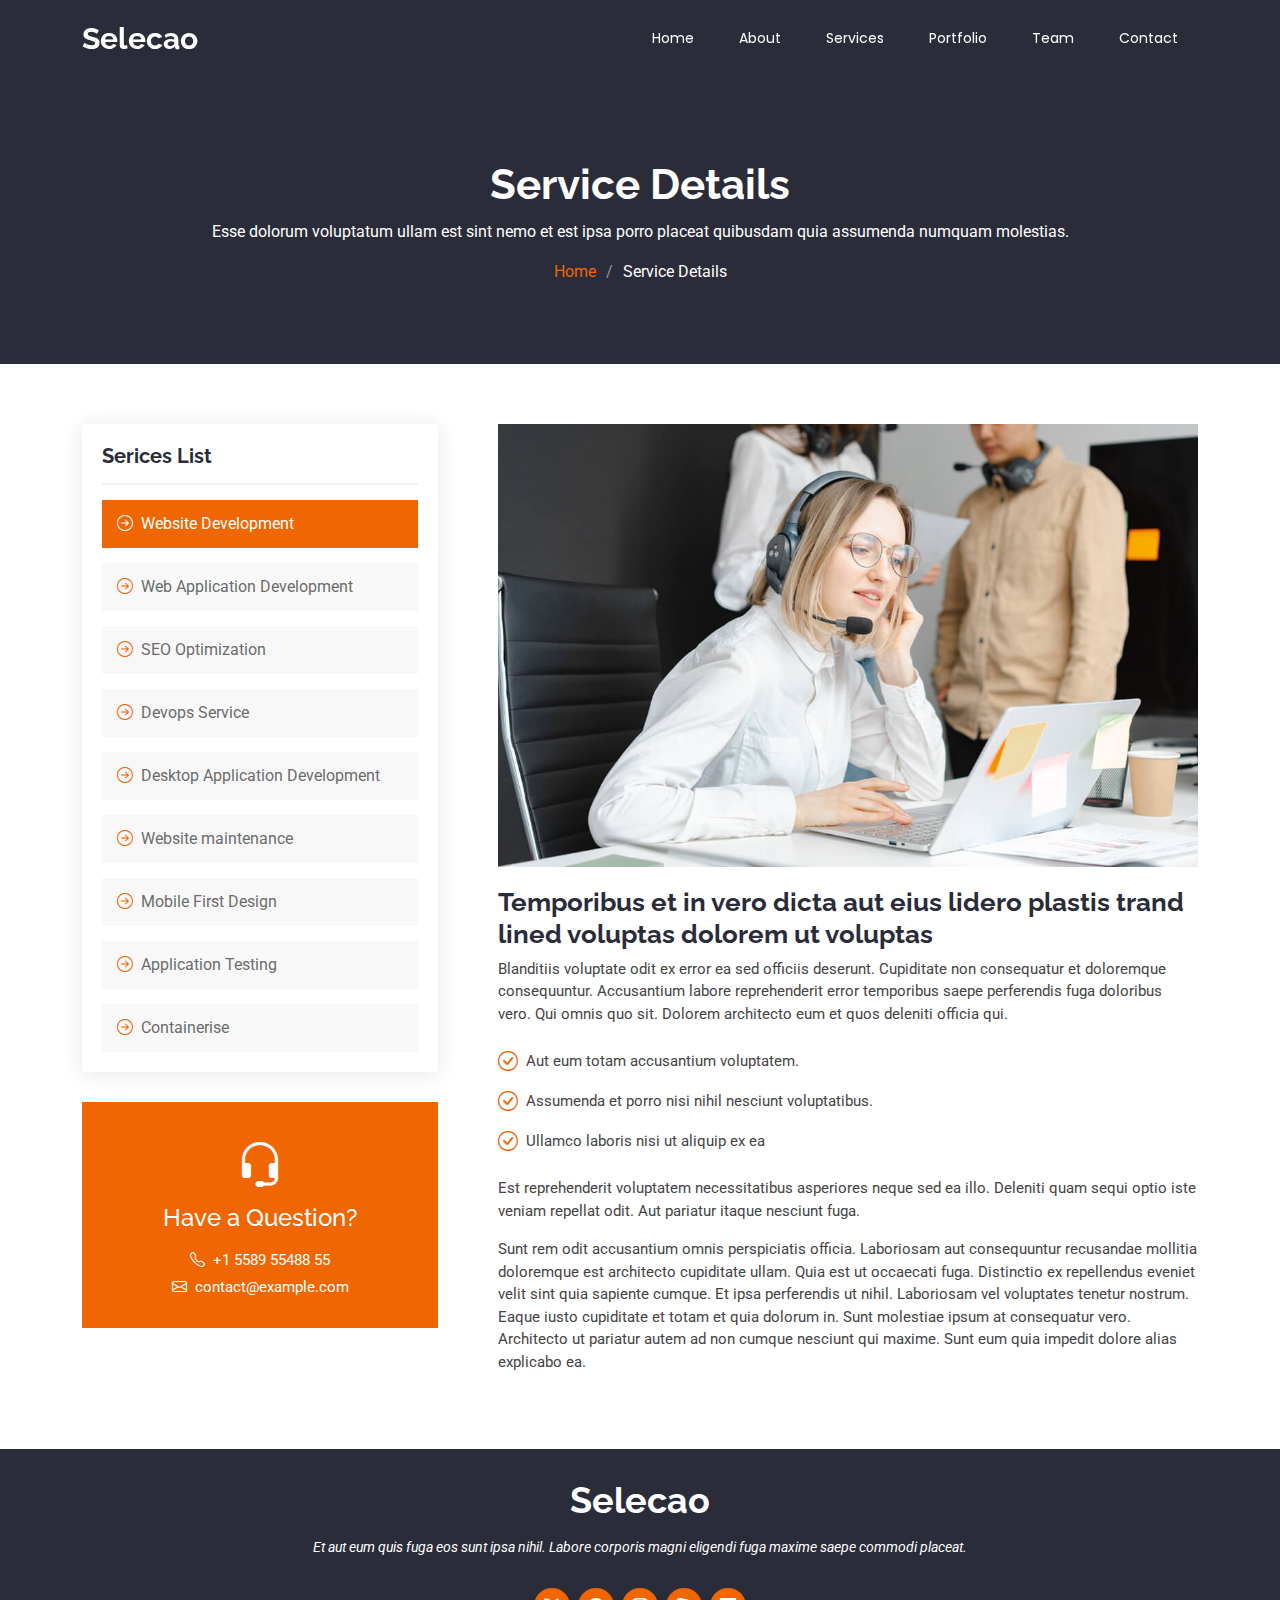
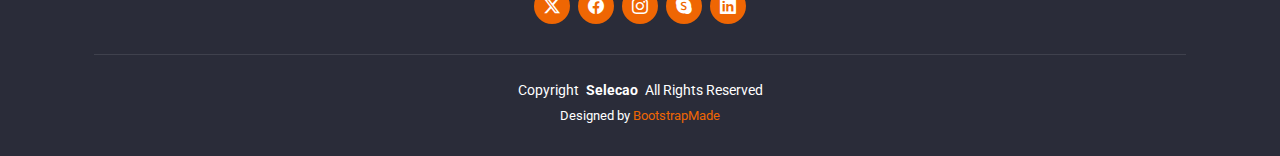
<file: service-details.html>
<!DOCTYPE html>
<html lang="en">

<head>
  <meta charset="utf-8">
  <meta content="width=device-width, initial-scale=1.0" name="viewport">
  <title>Service Details - Selecao Bootstrap Template</title>
  <meta name="description" content="">
  <meta name="keywords" content="">

  <!-- Favicons -->
  <link href="assets/img/favicon.png" rel="icon">
  <link href="assets/img/apple-touch-icon.png" rel="apple-touch-icon">

  <!-- Fonts -->
  <link href="https://fonts.googleapis.com" rel="preconnect">
  <link href="https://fonts.gstatic.com" rel="preconnect" crossorigin>
  <link
    href="https://fonts.googleapis.com/css2?family=Roboto:ital,wght@0,100;0,300;0,400;0,500;0,700;0,900;1,100;1,300;1,400;1,500;1,700;1,900&family=Poppins:ital,wght@0,100;0,200;0,300;0,400;0,500;0,600;0,700;0,800;0,900;1,100;1,200;1,300;1,400;1,500;1,600;1,700;1,800;1,900&family=Raleway:ital,wght@0,100;0,200;0,300;0,400;0,500;0,600;0,700;0,800;0,900;1,100;1,200;1,300;1,400;1,500;1,600;1,700;1,800;1,900&display=swap"
    rel="stylesheet">

  <!-- Vendor CSS Files -->
  <link href="assets/vendor/bootstrap/css/bootstrap.min.css" rel="stylesheet">
  <link href="assets/vendor/bootstrap-icons/bootstrap-icons.css" rel="stylesheet">
  <link href="assets/vendor/aos/aos.css" rel="stylesheet">
  <link href="assets/vendor/animate.css/animate.min.css" rel="stylesheet">
  <link href="assets/vendor/glightbox/css/glightbox.min.css" rel="stylesheet">
  <link href="assets/vendor/swiper/swiper-bundle.min.css" rel="stylesheet">

  <!-- Main CSS File -->
  <link href="assets/css/main.css" rel="stylesheet">

  <!-- =======================================================
  * Template Name: Selecao
  * Template URL: https://bootstrapmade.com/selecao-bootstrap-template/
  * Updated: Aug 07 2024 with Bootstrap v5.3.3
  * Author: BootstrapMade.com
  * License: https://bootstrapmade.com/license/
  ======================================================== -->
</head>

<body class="service-details-page">

  <header id="header" class="header d-flex align-items-center fixed-top">
    <div class="container-fluid container-xl position-relative d-flex align-items-center justify-content-between">

      <a href="index.html" class="logo d-flex align-items-center">
        <!-- Uncomment the line below if you also wish to use an image logo -->
        <!-- <img src="assets/img/logo.png" alt=""> -->
        <h1 class="sitename">Selecao</h1>
      </a>

      <nav id="navmenu" class="navmenu">
        <ul>
          <li><a href="index.html">Home</a></li>
          <li><a href="index.html#about">About</a></li>
          <li><a href="#services">Services</a></li>
          <li><a href="index.html#portfolio">Portfolio</a></li>
          <li><a href="index.html#team">Team</a></li>
          <!-- <li><a href="blog.html">Blog</a></li>
          <li class="dropdown"><a href="#"><span>Dropdown</span> <i class="bi bi-chevron-down toggle-dropdown"></i></a>
            <ul>
              <li><a href="#">Dropdown 1</a></li>
              <li class="dropdown"><a href="#"><span>Deep Dropdown</span> <i
                    class="bi bi-chevron-down toggle-dropdown"></i></a>
                <ul>
                  <li><a href="#">Deep Dropdown 1</a></li>
                  <li><a href="#">Deep Dropdown 2</a></li>
                  <li><a href="#">Deep Dropdown 3</a></li>
                  <li><a href="#">Deep Dropdown 4</a></li>
                  <li><a href="#">Deep Dropdown 5</a></li>
                </ul>
              </li>
              <li><a href="#">Dropdown 2</a></li>
              <li><a href="#">Dropdown 3</a></li>
              <li><a href="#">Dropdown 4</a></li>
            </ul>
          </li> -->
          <li><a href="#contact">Contact</a></li>
        </ul>
        <i class="mobile-nav-toggle d-xl-none bi bi-list"></i>
      </nav>

    </div>
  </header>

  <main class="main">

    <!-- Page Title -->
    <div class="page-title dark-background">
      <div class="container position-relative">
        <h1>Service Details</h1>
        <p>Esse dolorum voluptatum ullam est sint nemo et est ipsa porro placeat quibusdam quia assumenda numquam
          molestias.</p>
        <nav class="breadcrumbs">
          <ol>
            <li><a href="index.html">Home</a></li>
            <li class="current">Service Details</li>
          </ol>
        </nav>
      </div>
    </div><!-- End Page Title -->

    <!-- Service Details Section -->
    <section id="service-details" class="service-details section">

      <div class="container">

        <div class="row gy-5">

          <div class="col-lg-4" data-aos="fade-up" data-aos-delay="100">

            <div class="service-box">
              <h4>Serices List</h4>
              <div class="services-list">
                <a href="#" class="active" data-target="Website-Development"><i class="bi bi-arrow-right-circle"></i><span>Website Development</span></a>
                <a href="#" data-target="webapplication"><i class="bi bi-arrow-right-circle"></i><span>Web Application Development</span></a>
                <a href="#" data-target="seo"><i class="bi bi-arrow-right-circle"></i><span>SEO Optimization</span></a>
                <a href="#" data-target="devops"><i class="bi bi-arrow-right-circle"></i><span>Devops Service</span></a>
                <a href="#"  data-target="desktop"><i class="bi bi-arrow-right-circle"></i><span>Desktop Application Development</span></a>
                <a href="#" data-target="maintenance"><i class="bi bi-arrow-right-circle"></i><span>Website maintenance</span></a>
                <a href="#" data-target="mobile-first"><i class="bi bi-arrow-right-circle"></i><span>Mobile First Design</span></a>
                <a href="#" data-target="testing"><i class="bi bi-arrow-right-circle"></i><span>Application Testing</span></a>
                <a href="#" data-target="Container"><i class="bi bi-arrow-right-circle"></i><span>Containerise</span></a>
              </div>
            </div><!-- End Services List -->

            <!-- <div class="service-box">
              <h4>Download Catalog</h4>
              <div class="download-catalog">
                <a href="#"><i class="bi bi-filetype-pdf"></i><span>Catalog PDF</span></a>
                <a href="#"><i class="bi bi-file-earmark-word"></i><span>Catalog DOC</span></a>
              </div>
            </div> -->
            <!-- End Services List -->

            <div class="help-box d-flex flex-column justify-content-center align-items-center">
              <i class="bi bi-headset help-icon"></i>
              <h4>Have a Question?</h4>
              <p class="d-flex align-items-center mt-2 mb-0"><i class="bi bi-telephone me-2"></i> <span>+1 5589 55488
                  55</span></p>
              <p class="d-flex align-items-center mt-1 mb-0"><i class="bi bi-envelope me-2"></i> <a
                  href="mailto:contact@example.com">contact@example.com</a></p>
            </div>

          </div>

          <div class="col-lg-8 ps-lg-5" data-aos="fade-up" data-aos-delay="200">
            <!-- Web Design Content -->
            <div id="Website-Development" class="service-content">
              <img src="assets/img/services.jpg" alt="" class="img-fluid services-img">
              <h3>Temporibus et in vero dicta aut eius lidero plastis trand lined voluptas dolorem ut voluptas</h3>
              <p>
                Blanditiis voluptate odit ex error ea sed officiis deserunt. Cupiditate non consequatur et doloremque
                consequuntur. Accusantium labore reprehenderit error temporibus saepe perferendis fuga doloribus vero.
                Qui omnis quo sit. Dolorem architecto eum et quos deleniti officia qui.
              </p>
              <ul>
                <li><i class="bi bi-check-circle"></i> <span>Aut eum totam accusantium voluptatem.</span></li>
                <li><i class="bi bi-check-circle"></i> <span>Assumenda et porro nisi nihil nesciunt voluptatibus.</span>
                </li>
                <li><i class="bi bi-check-circle"></i> <span>Ullamco laboris nisi ut aliquip ex ea</span></li>
              </ul>
              <p>
                Est reprehenderit voluptatem necessitatibus asperiores neque sed ea illo. Deleniti quam sequi optio iste
                veniam repellat odit. Aut pariatur itaque nesciunt fuga.
              </p>
              <p>
                Sunt rem odit accusantium omnis perspiciatis officia. Laboriosam aut consequuntur recusandae mollitia
                doloremque est architecto cupiditate ullam. Quia est ut occaecati fuga. Distinctio ex repellendus
                eveniet velit sint quia sapiente cumque. Et ipsa perferendis ut nihil. Laboriosam vel voluptates tenetur
                nostrum. Eaque iusto cupiditate et totam et quia dolorum in. Sunt molestiae ipsum at consequatur vero.
                Architecto ut pariatur autem ad non cumque nesciunt qui maxime. Sunt eum quia impedit dolore alias
                explicabo ea.
              </p>
              </div>
              <!-- Product Management Content -->
              <div id="webapplication" class="service-content" style="display:none;">
                <img src="assets/img/services.jpg" alt="" class="img-fluid services-img">
                <h3>Product Management Overview</h3>
                <p>
                  Blanditiis voluptate odit ex error ea sed officiis deserunt. Cupiditate non consequatur et doloremque
                  consequuntur. Accusantium labore reprehenderit error temporibus saepe perferendis fuga doloribus vero.
                  Qui omnis quo sit. Dolorem architecto eum et quos deleniti officia qui.
                </p>
                <ul>
                  <li><i class="bi bi-check-circle"></i> <span>Aut eum totam accusantium voluptatem.</span></li>
                  <li><i class="bi bi-check-circle"></i> <span>Assumenda et porro nisi nihil nesciunt voluptatibus.</span>
                  </li>
                  <li><i class="bi bi-check-circle"></i> <span>Ullamco laboris nisi ut aliquip ex ea</span></li>
                </ul>
                <p>
                  Est reprehenderit voluptatem necessitatibus asperiores neque sed ea illo. Deleniti quam sequi optio iste
                  veniam repellat odit. Aut pariatur itaque nesciunt fuga.
                </p>
                <p>
                  Sunt rem odit accusantium omnis perspiciatis officia. Laboriosam aut consequuntur recusandae mollitia
                  doloremque est architecto cupiditate ullam. Quia est ut occaecati fuga. Distinctio ex repellendus
                  eveniet velit sint quia sapiente cumque. Et ipsa perferendis ut nihil. Laboriosam vel voluptates tenetur
                  nostrum. Eaque iusto cupiditate et totam et quia dolorum in. Sunt molestiae ipsum at consequatur vero.
                  Architecto ut pariatur autem ad non cumque nesciunt qui maxime. Sunt eum quia impedit dolore alias
                  explicabo ea.
                </p>
              </div>
              <!-- Graphic Design Content -->
              <div id="seo" class="service-content" style="display:none;">
                <img src="assets/img/services.jpg" alt="" class="img-fluid services-img">
                <h3>Graphic Design Service Details</h3>
                <p>
                  Blanditiis voluptate odit ex error ea sed officiis deserunt. Cupiditate non consequatur et doloremque
                  consequuntur. Accusantium labore reprehenderit error temporibus saepe perferendis fuga doloribus vero.
                  Qui omnis quo sit. Dolorem architecto eum et quos deleniti officia qui.
                </p>
                <ul>
                  <li><i class="bi bi-check-circle"></i> <span>Aut eum totam accusantium voluptatem.</span></li>
                  <li><i class="bi bi-check-circle"></i> <span>Assumenda et porro nisi nihil nesciunt voluptatibus.</span>
                  </li>
                  <li><i class="bi bi-check-circle"></i> <span>Ullamco laboris nisi ut aliquip ex ea</span></li>
                </ul>
                <p>
                  Est reprehenderit voluptatem necessitatibus asperiores neque sed ea illo. Deleniti quam sequi optio iste
                  veniam repellat odit. Aut pariatur itaque nesciunt fuga.
                </p>
                <p>
                  Sunt rem odit accusantium omnis perspiciatis officia. Laboriosam aut consequuntur recusandae mollitia
                  doloremque est architecto cupiditate ullam. Quia est ut occaecati fuga. Distinctio ex repellendus
                  eveniet velit sint quia sapiente cumque. Et ipsa perferendis ut nihil. Laboriosam vel voluptates tenetur
                  nostrum. Eaque iusto cupiditate et totam et quia dolorum in. Sunt molestiae ipsum at consequatur vero.
                  Architecto ut pariatur autem ad non cumque nesciunt qui maxime. Sunt eum quia impedit dolore alias
                  explicabo ea.
                </p>
              </div>
              <!-- Marketing Content -->
              <div id="devops" class="service-content" style="display:none;">
                <img src="assets/img/services.jpg" alt="" class="img-fluid services-img">
                <h3>Marketing Strategies</h3>
                <p>
                  Blanditiis voluptate odit ex error ea sed officiis deserunt. Cupiditate non consequatur et doloremque
                  consequuntur. Accusantium labore reprehenderit error temporibus saepe perferendis fuga doloribus vero.
                  Qui omnis quo sit. Dolorem architecto eum et quos deleniti officia qui.
                </p>
                <ul>
                  <li><i class="bi bi-check-circle"></i> <span>Aut eum totam accusantium voluptatem.</span></li>
                  <li><i class="bi bi-check-circle"></i> <span>Assumenda et porro nisi nihil nesciunt voluptatibus.</span>
                  </li>
                  <li><i class="bi bi-check-circle"></i> <span>Ullamco laboris nisi ut aliquip ex ea</span></li>
                </ul>
                <p>
                  Est reprehenderit voluptatem necessitatibus asperiores neque sed ea illo. Deleniti quam sequi optio iste
                  veniam repellat odit. Aut pariatur itaque nesciunt fuga.
                </p>
                <p>
                  Sunt rem odit accusantium omnis perspiciatis officia. Laboriosam aut consequuntur recusandae mollitia
                  doloremque est architecto cupiditate ullam. Quia est ut occaecati fuga. Distinctio ex repellendus
                  eveniet velit sint quia sapiente cumque. Et ipsa perferendis ut nihil. Laboriosam vel voluptates tenetur
                  nostrum. Eaque iusto cupiditate et totam et quia dolorum in. Sunt molestiae ipsum at consequatur vero.
                  Architecto ut pariatur autem ad non cumque nesciunt qui maxime. Sunt eum quia impedit dolore alias
                  explicabo ea.
                </p>
              </div>
              <div id="desktop" class="service-content" style="display:none;">
                <img src="assets/img/services.jpg" alt="" class="img-fluid services-img">
                <h3>Marketing Strategies</h3>
                <p>
                  Blanditiis voluptate odit ex error ea sed officiis deserunt. Cupiditate non consequatur et doloremque
                  consequuntur. Accusantium labore reprehenderit error temporibus saepe perferendis fuga doloribus vero.
                  Qui omnis quo sit. Dolorem architecto eum et quos deleniti officia qui.
                </p>
                <ul>
                  <li><i class="bi bi-check-circle"></i> <span>Aut eum totam accusantium voluptatem.</span></li>
                  <li><i class="bi bi-check-circle"></i> <span>Assumenda et porro nisi nihil nesciunt voluptatibus.</span>
                  </li>
                  <li><i class="bi bi-check-circle"></i> <span>Ullamco laboris nisi ut aliquip ex ea</span></li>
                </ul>
                <p>
                  Est reprehenderit voluptatem necessitatibus asperiores neque sed ea illo. Deleniti quam sequi optio iste
                  veniam repellat odit. Aut pariatur itaque nesciunt fuga.
                </p>
                <p>
                  Sunt rem odit accusantium omnis perspiciatis officia. Laboriosam aut consequuntur recusandae mollitia
                  doloremque est architecto cupiditate ullam. Quia est ut occaecati fuga. Distinctio ex repellendus
                  eveniet velit sint quia sapiente cumque. Et ipsa perferendis ut nihil. Laboriosam vel voluptates tenetur
                  nostrum. Eaque iusto cupiditate et totam et quia dolorum in. Sunt molestiae ipsum at consequatur vero.
                  Architecto ut pariatur autem ad non cumque nesciunt qui maxime. Sunt eum quia impedit dolore alias
                  explicabo ea.
                </p>
              </div>
              <div id="maintenance" class="service-content" style="display:none;">
                <img src="assets/img/services.jpg" alt="" class="img-fluid services-img">
                <h3>Marketing Strategies</h3>
                <p>
                  Blanditiis voluptate odit ex error ea sed officiis deserunt. Cupiditate non consequatur et doloremque
                  consequuntur. Accusantium labore reprehenderit error temporibus saepe perferendis fuga doloribus vero.
                  Qui omnis quo sit. Dolorem architecto eum et quos deleniti officia qui.
                </p>
                <ul>
                  <li><i class="bi bi-check-circle"></i> <span>Aut eum totam accusantium voluptatem.</span></li>
                  <li><i class="bi bi-check-circle"></i> <span>Assumenda et porro nisi nihil nesciunt voluptatibus.</span>
                  </li>
                  <li><i class="bi bi-check-circle"></i> <span>Ullamco laboris nisi ut aliquip ex ea</span></li>
                </ul>
                <p>
                  Est reprehenderit voluptatem necessitatibus asperiores neque sed ea illo. Deleniti quam sequi optio iste
                  veniam repellat odit. Aut pariatur itaque nesciunt fuga.
                </p>
                <p>
                  Sunt rem odit accusantium omnis perspiciatis officia. Laboriosam aut consequuntur recusandae mollitia
                  doloremque est architecto cupiditate ullam. Quia est ut occaecati fuga. Distinctio ex repellendus
                  eveniet velit sint quia sapiente cumque. Et ipsa perferendis ut nihil. Laboriosam vel voluptates tenetur
                  nostrum. Eaque iusto cupiditate et totam et quia dolorum in. Sunt molestiae ipsum at consequatur vero.
                  Architecto ut pariatur autem ad non cumque nesciunt qui maxime. Sunt eum quia impedit dolore alias
                  explicabo ea.
                </p>
              </div>
              <div id="mobile-first" class="service-content" style="display:none;">
                <img src="assets/img/services.jpg" alt="" class="img-fluid services-img">
                <h3>Marketing Strategies</h3>
                <p>
                  Blanditiis voluptate odit ex error ea sed officiis deserunt. Cupiditate non consequatur et doloremque
                  consequuntur. Accusantium labore reprehenderit error temporibus saepe perferendis fuga doloribus vero.
                  Qui omnis quo sit. Dolorem architecto eum et quos deleniti officia qui.
                </p>
                <ul>
                  <li><i class="bi bi-check-circle"></i> <span>Aut eum totam accusantium voluptatem.</span></li>
                  <li><i class="bi bi-check-circle"></i> <span>Assumenda et porro nisi nihil nesciunt voluptatibus.</span>
                  </li>
                  <li><i class="bi bi-check-circle"></i> <span>Ullamco laboris nisi ut aliquip ex ea</span></li>
                </ul>
                <p>
                  Est reprehenderit voluptatem necessitatibus asperiores neque sed ea illo. Deleniti quam sequi optio iste
                  veniam repellat odit. Aut pariatur itaque nesciunt fuga.
                </p>
                <p>
                  Sunt rem odit accusantium omnis perspiciatis officia. Laboriosam aut consequuntur recusandae mollitia
                  doloremque est architecto cupiditate ullam. Quia est ut occaecati fuga. Distinctio ex repellendus
                  eveniet velit sint quia sapiente cumque. Et ipsa perferendis ut nihil. Laboriosam vel voluptates tenetur
                  nostrum. Eaque iusto cupiditate et totam et quia dolorum in. Sunt molestiae ipsum at consequatur vero.
                  Architecto ut pariatur autem ad non cumque nesciunt qui maxime. Sunt eum quia impedit dolore alias
                  explicabo ea.
                </p>
              </div>
              <div id="testing" class="service-content" style="display:none;">
                <img src="assets/img/services.jpg" alt="" class="img-fluid services-img">
                <h3>Marketing Strategies</h3>
                <p>
                  Blanditiis voluptate odit ex error ea sed officiis deserunt. Cupiditate non consequatur et doloremque
                  consequuntur. Accusantium labore reprehenderit error temporibus saepe perferendis fuga doloribus vero.
                  Qui omnis quo sit. Dolorem architecto eum et quos deleniti officia qui.
                </p>
                <ul>
                  <li><i class="bi bi-check-circle"></i> <span>Aut eum totam accusantium voluptatem.</span></li>
                  <li><i class="bi bi-check-circle"></i> <span>Assumenda et porro nisi nihil nesciunt voluptatibus.</span>
                  </li>
                  <li><i class="bi bi-check-circle"></i> <span>Ullamco laboris nisi ut aliquip ex ea</span></li>
                </ul>
                <p>
                  Est reprehenderit voluptatem necessitatibus asperiores neque sed ea illo. Deleniti quam sequi optio iste
                  veniam repellat odit. Aut pariatur itaque nesciunt fuga.
                </p>
                <p>
                  Sunt rem odit accusantium omnis perspiciatis officia. Laboriosam aut consequuntur recusandae mollitia
                  doloremque est architecto cupiditate ullam. Quia est ut occaecati fuga. Distinctio ex repellendus
                  eveniet velit sint quia sapiente cumque. Et ipsa perferendis ut nihil. Laboriosam vel voluptates tenetur
                  nostrum. Eaque iusto cupiditate et totam et quia dolorum in. Sunt molestiae ipsum at consequatur vero.
                  Architecto ut pariatur autem ad non cumque nesciunt qui maxime. Sunt eum quia impedit dolore alias
                  explicabo ea.
                </p>
              </div>
              <div id="Container" class="service-content" style="display:none;">
                <img src="assets/img/services.jpg" alt="" class="img-fluid services-img">
                <h3>Marketing Strategies</h3>
                <p>
                  Blanditiis voluptate odit ex error ea sed officiis deserunt. Cupiditate non consequatur et doloremque
                  consequuntur. Accusantium labore reprehenderit error temporibus saepe perferendis fuga doloribus vero.
                  Qui omnis quo sit. Dolorem architecto eum et quos deleniti officia qui.
                </p>
                <ul>
                  <li><i class="bi bi-check-circle"></i> <span>Aut eum totam accusantium voluptatem.</span></li>
                  <li><i class="bi bi-check-circle"></i> <span>Assumenda et porro nisi nihil nesciunt voluptatibus.</span>
                  </li>
                  <li><i class="bi bi-check-circle"></i> <span>Ullamco laboris nisi ut aliquip ex ea</span></li>
                </ul>
                <p>
                  Est reprehenderit voluptatem necessitatibus asperiores neque sed ea illo. Deleniti quam sequi optio iste
                  veniam repellat odit. Aut pariatur itaque nesciunt fuga.
                </p>
                <p>
                  Sunt rem odit accusantium omnis perspiciatis officia. Laboriosam aut consequuntur recusandae mollitia
                  doloremque est architecto cupiditate ullam. Quia est ut occaecati fuga. Distinctio ex repellendus
                  eveniet velit sint quia sapiente cumque. Et ipsa perferendis ut nihil. Laboriosam vel voluptates tenetur
                  nostrum. Eaque iusto cupiditate et totam et quia dolorum in. Sunt molestiae ipsum at consequatur vero.
                  Architecto ut pariatur autem ad non cumque nesciunt qui maxime. Sunt eum quia impedit dolore alias
                  explicabo ea.
                </p>
              </div>
            </div>
          </div>
        </div>



    </section><!-- /Service Details Section -->

  </main>

  <footer id="footer" class="footer dark-background">
    <div class="container">
      <h3 class="sitename">Selecao</h3>
      <p>Et aut eum quis fuga eos sunt ipsa nihil. Labore corporis magni eligendi fuga maxime saepe commodi placeat.</p>
      <div class="social-links d-flex justify-content-center">
        <a href=""><i class="bi bi-twitter-x"></i></a>
        <a href=""><i class="bi bi-facebook"></i></a>
        <a href=""><i class="bi bi-instagram"></i></a>
        <a href=""><i class="bi bi-skype"></i></a>
        <a href=""><i class="bi bi-linkedin"></i></a>
      </div>
      <div class="container">
        <div class="copyright">
          <span>Copyright</span> <strong class="px-1 sitename">Selecao</strong> <span>All Rights Reserved</span>
        </div>
        <div class="credits">
          <!-- All the links in the footer should remain intact. -->
          <!-- You can delete the links only if you've purchased the pro version. -->
          <!-- Licensing information: https://bootstrapmade.com/license/ -->
          <!-- Purchase the pro version with working PHP/AJAX contact form: [buy-url] -->
          Designed by <a href="https://bootstrapmade.com/">BootstrapMade</a>
        </div>
      </div>
    </div>
  </footer>

  <!-- Scroll Top -->
  <a href="#" id="scroll-top" class="scroll-top d-flex align-items-center justify-content-center"><i
      class="bi bi-arrow-up-short"></i></a>

  <!-- Preloader -->
  <div id="preloader"></div>

  <!-- Vendor JS Files -->
  <script src="assets/vendor/bootstrap/js/bootstrap.bundle.min.js"></script>
  <script src="assets/vendor/php-email-form/validate.js"></script>
  <script src="assets/vendor/aos/aos.js"></script>
  <script src="assets/vendor/glightbox/js/glightbox.min.js"></script>
  <script src="assets/vendor/imagesloaded/imagesloaded.pkgd.min.js"></script>
  <script src="assets/vendor/isotope-layout/isotope.pkgd.min.js"></script>
  <script src="assets/vendor/swiper/swiper-bundle.min.js"></script>

  <!-- Main JS File -->
  <script src="assets/js/main.js"></script>
  <script>
    document.addEventListener("DOMContentLoaded", function () {
      // Select all service links
      const serviceLinks = document.querySelectorAll('.services-list a');

      // Add click event listener for each link
      serviceLinks.forEach(link => {
        link.addEventListener('click', function (e) {
          e.preventDefault();

          // Remove active class from all links
          serviceLinks.forEach(link => link.classList.remove('active'));

          // Add active class to the clicked link
          link.classList.add('active');

          // Get the target id from the data-target attribute
          const targetId = link.getAttribute('data-target');

          // Hide all service contents
          document.querySelectorAll('.service-content').forEach(content => {
            content.style.display = 'none';
          });

          // Show the selected service content
          document.getElementById(targetId).style.display = 'block';
        });
      });
    });
  </script>

</body>

</html>
</file>
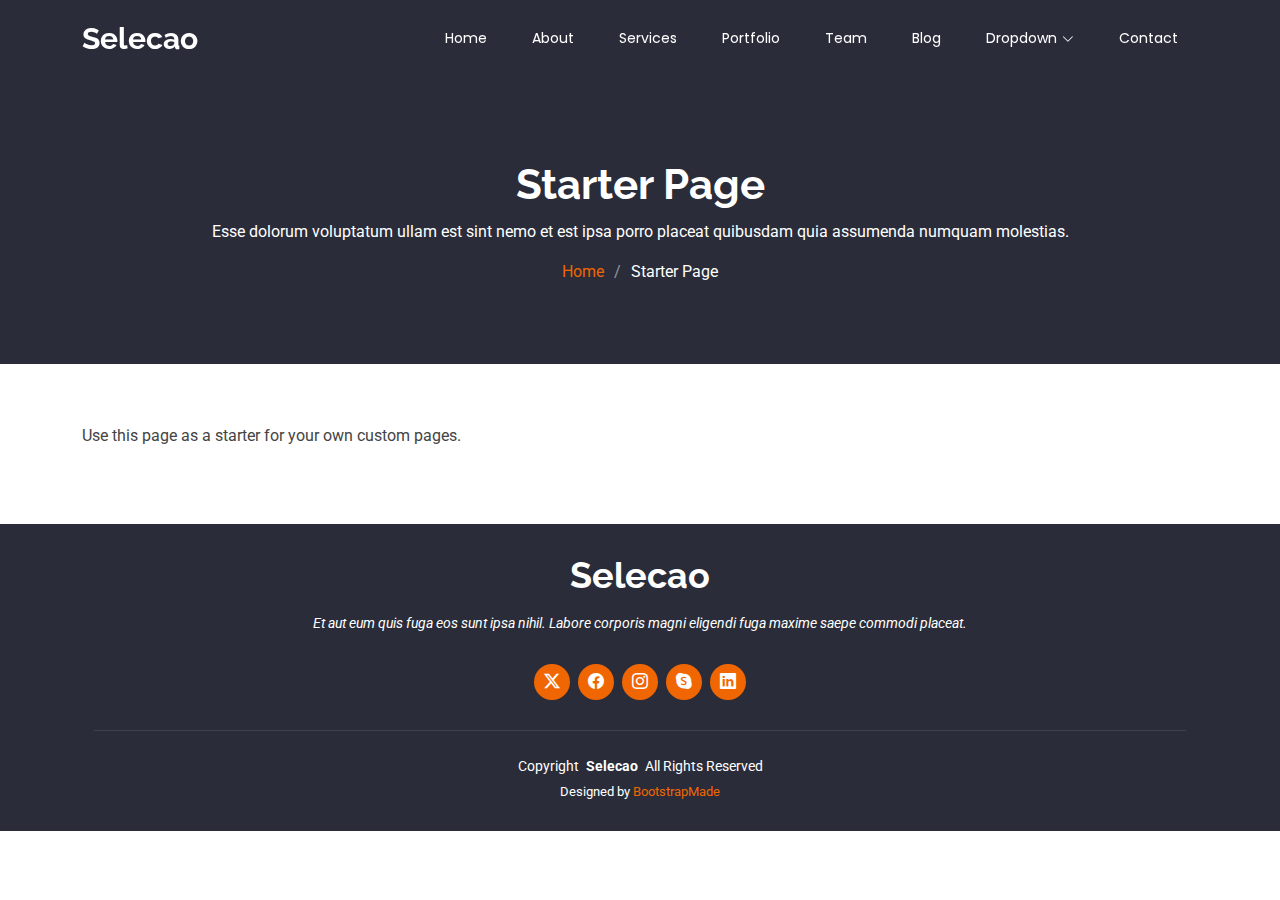
<file: starter-page.html>
<!DOCTYPE html>
<html lang="en">

<head>
  <meta charset="utf-8">
  <meta content="width=device-width, initial-scale=1.0" name="viewport">
  <title>Starter Page - Selecao Bootstrap Template</title>
  <meta name="description" content="">
  <meta name="keywords" content="">

  <!-- Favicons -->
  <link href="assets/img/favicon.png" rel="icon">
  <link href="assets/img/apple-touch-icon.png" rel="apple-touch-icon">

  <!-- Fonts -->
  <link href="https://fonts.googleapis.com" rel="preconnect">
  <link href="https://fonts.gstatic.com" rel="preconnect" crossorigin>
  <link href="https://fonts.googleapis.com/css2?family=Roboto:ital,wght@0,100;0,300;0,400;0,500;0,700;0,900;1,100;1,300;1,400;1,500;1,700;1,900&family=Poppins:ital,wght@0,100;0,200;0,300;0,400;0,500;0,600;0,700;0,800;0,900;1,100;1,200;1,300;1,400;1,500;1,600;1,700;1,800;1,900&family=Raleway:ital,wght@0,100;0,200;0,300;0,400;0,500;0,600;0,700;0,800;0,900;1,100;1,200;1,300;1,400;1,500;1,600;1,700;1,800;1,900&display=swap" rel="stylesheet">

  <!-- Vendor CSS Files -->
  <link href="assets/vendor/bootstrap/css/bootstrap.min.css" rel="stylesheet">
  <link href="assets/vendor/bootstrap-icons/bootstrap-icons.css" rel="stylesheet">
  <link href="assets/vendor/aos/aos.css" rel="stylesheet">
  <link href="assets/vendor/animate.css/animate.min.css" rel="stylesheet">
  <link href="assets/vendor/glightbox/css/glightbox.min.css" rel="stylesheet">
  <link href="assets/vendor/swiper/swiper-bundle.min.css" rel="stylesheet">

  <!-- Main CSS File -->
  <link href="assets/css/main.css" rel="stylesheet">

  <!-- =======================================================
  * Template Name: Selecao
  * Template URL: https://bootstrapmade.com/selecao-bootstrap-template/
  * Updated: Aug 07 2024 with Bootstrap v5.3.3
  * Author: BootstrapMade.com
  * License: https://bootstrapmade.com/license/
  ======================================================== -->
</head>

<body class="starter-page-page">

  <header id="header" class="header d-flex align-items-center fixed-top">
    <div class="container-fluid container-xl position-relative d-flex align-items-center justify-content-between">

      <a href="index.html" class="logo d-flex align-items-center">
        <!-- Uncomment the line below if you also wish to use an image logo -->
        <!-- <img src="assets/img/logo.png" alt=""> -->
        <h1 class="sitename">Selecao</h1>
      </a>

      <nav id="navmenu" class="navmenu">
        <ul>
          <li><a href="#hero">Home</a></li>
          <li><a href="#about">About</a></li>
          <li><a href="#services">Services</a></li>
          <li><a href="#portfolio">Portfolio</a></li>
          <li><a href="#team">Team</a></li>
          <li><a href="blog.html">Blog</a></li>
          <li class="dropdown"><a href="#"><span>Dropdown</span> <i class="bi bi-chevron-down toggle-dropdown"></i></a>
            <ul>
              <li><a href="#">Dropdown 1</a></li>
              <li class="dropdown"><a href="#"><span>Deep Dropdown</span> <i class="bi bi-chevron-down toggle-dropdown"></i></a>
                <ul>
                  <li><a href="#">Deep Dropdown 1</a></li>
                  <li><a href="#">Deep Dropdown 2</a></li>
                  <li><a href="#">Deep Dropdown 3</a></li>
                  <li><a href="#">Deep Dropdown 4</a></li>
                  <li><a href="#">Deep Dropdown 5</a></li>
                </ul>
              </li>
              <li><a href="#">Dropdown 2</a></li>
              <li><a href="#">Dropdown 3</a></li>
              <li><a href="#">Dropdown 4</a></li>
            </ul>
          </li>
          <li><a href="#contact">Contact</a></li>
        </ul>
        <i class="mobile-nav-toggle d-xl-none bi bi-list"></i>
      </nav>

    </div>
  </header>

  <main class="main">

    <!-- Page Title -->
    <div class="page-title dark-background">
      <div class="container position-relative">
        <h1>Starter Page</h1>
        <p>Esse dolorum voluptatum ullam est sint nemo et est ipsa porro placeat quibusdam quia assumenda numquam molestias.</p>
        <nav class="breadcrumbs">
          <ol>
            <li><a href="index.html">Home</a></li>
            <li class="current">Starter Page</li>
          </ol>
        </nav>
      </div>
    </div><!-- End Page Title -->

    <!-- Starter Section Section -->
    <section id="starter-section" class="starter-section section">

      <div class="container" data-aos="fade-up">
        <p>Use this page as a starter for your own custom pages.</p>
      </div>

    </section><!-- /Starter Section Section -->

  </main>

  <footer id="footer" class="footer dark-background">
    <div class="container">
      <h3 class="sitename">Selecao</h3>
      <p>Et aut eum quis fuga eos sunt ipsa nihil. Labore corporis magni eligendi fuga maxime saepe commodi placeat.</p>
      <div class="social-links d-flex justify-content-center">
        <a href=""><i class="bi bi-twitter-x"></i></a>
        <a href=""><i class="bi bi-facebook"></i></a>
        <a href=""><i class="bi bi-instagram"></i></a>
        <a href=""><i class="bi bi-skype"></i></a>
        <a href=""><i class="bi bi-linkedin"></i></a>
      </div>
      <div class="container">
        <div class="copyright">
          <span>Copyright</span> <strong class="px-1 sitename">Selecao</strong> <span>All Rights Reserved</span>
        </div>
        <div class="credits">
          <!-- All the links in the footer should remain intact. -->
          <!-- You can delete the links only if you've purchased the pro version. -->
          <!-- Licensing information: https://bootstrapmade.com/license/ -->
          <!-- Purchase the pro version with working PHP/AJAX contact form: [buy-url] -->
          Designed by <a href="https://bootstrapmade.com/">BootstrapMade</a>
        </div>
      </div>
    </div>
  </footer>

  <!-- Scroll Top -->
  <a href="#" id="scroll-top" class="scroll-top d-flex align-items-center justify-content-center"><i class="bi bi-arrow-up-short"></i></a>

  <!-- Preloader -->
  <div id="preloader"></div>

  <!-- Vendor JS Files -->
  <script src="assets/vendor/bootstrap/js/bootstrap.bundle.min.js"></script>
  <script src="assets/vendor/php-email-form/validate.js"></script>
  <script src="assets/vendor/aos/aos.js"></script>
  <script src="assets/vendor/glightbox/js/glightbox.min.js"></script>
  <script src="assets/vendor/imagesloaded/imagesloaded.pkgd.min.js"></script>
  <script src="assets/vendor/isotope-layout/isotope.pkgd.min.js"></script>
  <script src="assets/vendor/swiper/swiper-bundle.min.js"></script>

  <!-- Main JS File -->
  <script src="assets/js/main.js"></script>

</body>

</html>
</file>
<file: assets/css/main.css>
/**
* Template Name: Selecao
* Template URL: https://bootstrapmade.com/selecao-bootstrap-template/
* Updated: Aug 07 2024 with Bootstrap v5.3.3
* Author: BootstrapMade.com
* License: https://bootstrapmade.com/license/
*/

/*--------------------------------------------------------------
# Font & Color Variables
# Help: https://bootstrapmade.com/color-system/
--------------------------------------------------------------*/
/* Fonts */
:root {
  --default-font: "Roboto",  system-ui, -apple-system, "Segoe UI", Roboto, "Helvetica Neue", Arial, "Noto Sans", "Liberation Sans", sans-serif, "Apple Color Emoji", "Segoe UI Emoji", "Segoe UI Symbol", "Noto Color Emoji";
  --heading-font: "Raleway",  sans-serif;
  --nav-font: "Poppins",  sans-serif;
}

/* Global Colors - The following color variables are used throughout the website. Updating them here will change the color scheme of the entire website */
:root { 
  --background-color: #ffffff; /* Background color for the entire website, including individual sections */
  --default-color: #444444; /* Default color used for the majority of the text content across the entire website */
  --heading-color: #2a2c39; /* Color for headings, subheadings and title throughout the website */
  --accent-color: #ef6603; /* Accent color that represents your brand on the website. It's used for buttons, links, and other elements that need to stand out */
  --surface-color: #ffffff; /* The surface color is used as a background of boxed elements within sections, such as cards, icon boxes, or other elements that require a visual separation from the global background. */
  --contrast-color: #ffffff; /* Contrast color for text, ensuring readability against backgrounds of accent, heading, or default colors. */
}

/* Nav Menu Colors - The following color variables are used specifically for the navigation menu. They are separate from the global colors to allow for more customization options */
:root {
  --nav-color: #ffffff;  /* The default color of the main navmenu links */
  --nav-hover-color: #ef6603; /* Applied to main navmenu links when they are hovered over or active */
  --nav-mobile-background-color: #ffffff; /* Used as the background color for mobile navigation menu */
  --nav-dropdown-background-color: #ffffff; /* Used as the background color for dropdown items that appear when hovering over primary navigation items */
  --nav-dropdown-color: #060606; /* Used for navigation links of the dropdown items in the navigation menu. */
  --nav-dropdown-hover-color: #ef6603; /* Similar to --nav-hover-color, this color is applied to dropdown navigation links when they are hovered over. */
}

/* Color Presets - These classes override global colors when applied to any section or element, providing reuse of the sam color scheme. */

.light-background {
  --background-color: #f9f9f9;
  --surface-color: #ffffff;
}

.dark-background {
  --background-color: #2a2c39;
  --default-color: #ffffff;
  --heading-color: #ffffff;
  --surface-color: #404356;
  --contrast-color: #ffffff;
}

/* Smooth scroll */
:root {
  scroll-behavior: smooth;
}

/*--------------------------------------------------------------
# General Styling & Shared Classes
--------------------------------------------------------------*/
body {
  color: var(--default-color);
  background-color: var(--background-color);
  font-family: var(--default-font);
}

a {
  color: var(--accent-color);
  text-decoration: none;
  transition: 0.3s;
}

a:hover {
  color: color-mix(in srgb, var(--accent-color), transparent 25%);
  text-decoration: none;
}

h1,
h2,
h3,
h4,
h5,
h6 {
  color: var(--heading-color);
  font-family: var(--heading-font);
}

/* PHP Email Form Messages
------------------------------*/
.php-email-form .error-message {
  display: none;
  background: #df1529;
  color: #ffffff;
  text-align: left;
  padding: 15px;
  margin-bottom: 24px;
  font-weight: 600;
}

.php-email-form .sent-message {
  display: none;
  color: #ffffff;
  background: #059652;
  text-align: center;
  padding: 15px;
  margin-bottom: 24px;
  font-weight: 600;
}

.php-email-form .loading {
  display: none;
  background: var(--surface-color);
  text-align: center;
  padding: 15px;
  margin-bottom: 24px;
}

.php-email-form .loading:before {
  content: "";
  display: inline-block;
  border-radius: 50%;
  width: 24px;
  height: 24px;
  margin: 0 10px -6px 0;
  border: 3px solid var(--accent-color);
  border-top-color: var(--surface-color);
  animation: php-email-form-loading 1s linear infinite;
}

@keyframes php-email-form-loading {
  0% {
    transform: rotate(0deg);
  }

  100% {
    transform: rotate(360deg);
  }
}

/*--------------------------------------------------------------
# Global Header
--------------------------------------------------------------*/
.header {
  --background-color: rgba(255, 255, 255, 0);
  --heading-color: #ffffff;
  color: var(--default-color);
  background-color: var(--background-color);
  padding: 20px 0;
  transition: all 0.5s;
  z-index: 997;
}

.header .logo {
  line-height: 1;
}

.header .logo img {
  max-height: 32px;
  margin-right: 8px;
}

.header .logo h1 {
  font-size: 30px;
  margin: 0;
  font-weight: 700;
  color: var(--heading-color);
}

.scrolled .header {
  box-shadow: 0px 0 18px rgba(0, 0, 0, 0.1);
}

/* Global Header on Scroll
------------------------------*/
.scrolled .header {
  --background-color: rgba(42, 44, 57, 0.9);
}

/*--------------------------------------------------------------
# Navigation Menu
--------------------------------------------------------------*/
/* Navmenu - Desktop */
@media (min-width: 1200px) {
  .navmenu {
    padding: 0;
  }

  .navmenu ul {
    margin: 0;
    padding: 0;
    display: flex;
    list-style: none;
    align-items: center;
  }

  .navmenu li {
    position: relative;
    margin-left: 5px;
  }

  .navmenu a,
  .navmenu a:focus {
    color: var(--nav-color);
    padding: 8px 20px;
    font-size: 14px;
    font-family: var(--nav-font);
    font-weight: 400;
    display: flex;
    align-items: center;
    justify-content: space-between;
    white-space: nowrap;
    transition: 0.3s;
    border-radius: 50px;
  }

  .navmenu a i,
  .navmenu a:focus i {
    font-size: 12px;
    line-height: 0;
    margin-left: 5px;
    transition: 0.3s;
  }

  .navmenu li:hover>a,
  .navmenu .active,
  .navmenu .active:focus {
    background-color: var(--nav-hover-color);
  }

  .navmenu .dropdown ul {
    margin: 0;
    padding: 10px 0;
    background: var(--nav-dropdown-background-color);
    display: block;
    position: absolute;
    visibility: hidden;
    left: 0;
    top: 130%;
    opacity: 0;
    transition: 0.3s;
    border-radius: 15px;
    z-index: 99;
    box-shadow: 0px 0px 30px rgba(0, 0, 0, 0.1);
  }

  .navmenu .dropdown ul li {
    min-width: 200px;
    margin-left: 0;
  }

  .navmenu .dropdown ul a {
    padding: 10px 20px;
    font-size: 15px;
    text-transform: none;
    color: var(--nav-dropdown-color);
  }

  .navmenu .dropdown ul a i {
    font-size: 12px;
  }

  .navmenu .dropdown ul a:hover,
  .navmenu .dropdown ul .active:hover,
  .navmenu .dropdown ul li:hover>a {
    background-color: transparent;
    color: var(--nav-hover-color);
  }

  .navmenu .dropdown:hover>ul {
    opacity: 1;
    top: 105%;
    visibility: visible;
  }

  .navmenu .dropdown .dropdown ul {
    top: 0;
    left: -90%;
    visibility: hidden;
  }

  .navmenu .dropdown .dropdown:hover>ul {
    opacity: 1;
    top: 0;
    left: -100%;
    visibility: visible;
  }
}

/* Navmenu - Mobile */
@media (max-width: 1199px) {
  .mobile-nav-toggle {
    color: var(--nav-color);
    font-size: 28px;
    line-height: 0;
    margin-right: 10px;
    cursor: pointer;
    transition: color 0.3s;
  }

  .navmenu {
    padding: 0;
    z-index: 9997;
  }

  .navmenu ul {
    display: none;
    list-style: none;
    position: absolute;
    inset: 60px 20px 20px 20px;
    padding: 10px 0;
    margin: 0;
    border-radius: 6px;
    background-color: var(--nav-mobile-background-color);
    overflow-y: auto;
    transition: 0.3s;
    z-index: 9998;
    box-shadow: 0px 0px 30px rgba(0, 0, 0, 0.1);
  }

  .navmenu a,
  .navmenu a:focus {
    color: var(--nav-dropdown-color);
    padding: 10px 20px;
    font-family: var(--nav-font);
    font-size: 17px;
    font-weight: 500;
    display: flex;
    align-items: center;
    justify-content: space-between;
    white-space: nowrap;
    transition: 0.3s;
  }

  .navmenu a i,
  .navmenu a:focus i {
    font-size: 12px;
    line-height: 0;
    margin-left: 5px;
    width: 30px;
    height: 30px;
    display: flex;
    align-items: center;
    justify-content: center;
    border-radius: 50%;
    transition: 0.3s;
    background-color: color-mix(in srgb, var(--accent-color), transparent 90%);
  }

  .navmenu a i:hover,
  .navmenu a:focus i:hover {
    background-color: var(--accent-color);
    color: var(--contrast-color);
  }

  .navmenu a:hover,
  .navmenu .active,
  .navmenu .active:focus {
    color: var(--nav-dropdown-hover-color);
  }

  .navmenu .active i,
  .navmenu .active:focus i {
    background-color: var(--accent-color);
    color: var(--contrast-color);
    transform: rotate(180deg);
  }

  .navmenu .dropdown ul {
    position: static;
    display: none;
    z-index: 99;
    padding: 10px 0;
    margin: 10px 20px;
    background-color: var(--nav-dropdown-background-color);
    border: 1px solid color-mix(in srgb, var(--default-color), transparent 90%);
    box-shadow: none;
    transition: all 0.5s ease-in-out;
  }

  .navmenu .dropdown ul ul {
    background-color: rgba(33, 37, 41, 0.1);
  }

  .navmenu .dropdown>.dropdown-active {
    display: block;
    background-color: rgba(33, 37, 41, 0.03);
  }

  .mobile-nav-active {
    overflow: hidden;
  }

  .mobile-nav-active .mobile-nav-toggle {
    color: #fff;
    position: absolute;
    font-size: 32px;
    top: 15px;
    right: 15px;
    margin-right: 0;
    z-index: 9999;
  }

  .mobile-nav-active .navmenu {
    position: fixed;
    overflow: hidden;
    inset: 0;
    background: rgba(33, 37, 41, 0.8);
    transition: 0.3s;
  }

  .mobile-nav-active .navmenu>ul {
    display: block;
  }
}

/*--------------------------------------------------------------
# Global Footer
--------------------------------------------------------------*/
.footer {
  color: var(--default-color);
  background-color: var(--background-color);
  font-size: 14px;
  text-align: center;
  padding: 30px 0;
  position: relative;
}

.footer h3 {
  font-size: 36px;
  font-weight: 700;
  position: relative;
  padding: 0;
  margin: 0 0 15px 0;
}

.footer p {
  font-size: 15;
  font-style: italic;
  padding: 0;
  margin: 0 0 30px 0;
}

.footer .social-links {
  margin: 0 0 30px 0;
}

.footer .social-links a {
  font-size: 16px;
  display: flex;
  align-items: center;
  justify-content: center;
  background: var(--accent-color);
  color: var(--contrast-color);
  line-height: 1;
  margin: 0 4px;
  border-radius: 50%;
  text-align: center;
  width: 36px;
  height: 36px;
  transition: 0.3s;
}

.footer .social-links a:hover {
  background: color-mix(in srgb, var(--accent-color), transparent 20%);
  text-decoration: none;
}

.footer .copyright {
  padding-top: 25px;
  border-top: 1px solid color-mix(in srgb, var(--default-color), transparent 90%);
}

.footer .credits {
  font-size: 13px;
  padding-top: 5px;
}

/*--------------------------------------------------------------
# Preloader
--------------------------------------------------------------*/
#preloader {
  position: fixed;
  inset: 0;
  z-index: 9999;
  overflow: hidden;
  background-color: var(--background-color);
  transition: all 0.6s ease-out;
  width: 100%;
  height: 100vh;
}

#preloader:before,
#preloader:after {
  content: "";
  position: absolute;
  border: 4px solid var(--accent-color);
  border-radius: 50%;
  animation: animate-preloader 2s cubic-bezier(0, 0.2, 0.8, 1) infinite;
}

#preloader:after {
  animation-delay: -0.5s;
}

@keyframes animate-preloader {
  0% {
    width: 10px;
    height: 10px;
    top: calc(50% - 5px);
    left: calc(50% - 5px);
    opacity: 1;
  }

  100% {
    width: 72px;
    height: 72px;
    top: calc(50% - 36px);
    left: calc(50% - 36px);
    opacity: 0;
  }
}

/*--------------------------------------------------------------
# Scroll Top Button
--------------------------------------------------------------*/
.scroll-top {
  position: fixed;
  visibility: hidden;
  opacity: 0;
  right: 15px;
  bottom: -15px;
  z-index: 99999;
  background-color: var(--accent-color);
  width: 44px;
  height: 44px;
  border-radius: 50px;
  transition: all 0.4s;
}

.scroll-top i {
  font-size: 24px;
  color: var(--contrast-color);
  line-height: 0;
}

.scroll-top:hover {
  background-color: color-mix(in srgb, var(--accent-color), transparent 20%);
  color: var(--contrast-color);
}

.scroll-top.active {
  visibility: visible;
  opacity: 1;
  bottom: 15px;
}

/*--------------------------------------------------------------
# Disable aos animation delay on mobile devices
--------------------------------------------------------------*/
@media screen and (max-width: 768px) {
  [data-aos-delay] {
    transition-delay: 0 !important;
  }
}

/*--------------------------------------------------------------
# Global Page Titles & Breadcrumbs
--------------------------------------------------------------*/
.page-title {
  color: var(--default-color);
  background-color: var(--background-color);
  background-size: cover;
  background-position: center;
  background-repeat: no-repeat;
  padding: 160px 0 80px 0;
  text-align: center;
  position: relative;
}

.page-title:before {
  content: "";
  background-color: color-mix(in srgb, var(--background-color), transparent 50%);
  position: absolute;
  inset: 0;
}

.page-title h1 {
  font-size: 42px;
  font-weight: 700;
  margin-bottom: 10px;
}

.page-title .breadcrumbs ol {
  display: flex;
  flex-wrap: wrap;
  list-style: none;
  justify-content: center;
  padding: 0;
  margin: 0;
  font-size: 16px;
  font-weight: 400;
}

.page-title .breadcrumbs ol li+li {
  padding-left: 10px;
}

.page-title .breadcrumbs ol li+li::before {
  content: "/";
  display: inline-block;
  padding-right: 10px;
  color: color-mix(in srgb, var(--default-color), transparent 50%);
}

/*--------------------------------------------------------------
# Global Sections
--------------------------------------------------------------*/
section,
.section {
  color: var(--default-color);
  background-color: var(--background-color);
  padding: 60px 0;
  scroll-margin-top: 77px;
  overflow: clip;
}

/*--------------------------------------------------------------
# Global Section Titles
--------------------------------------------------------------*/
.section-title {
  padding-bottom: 60px;
  position: relative;
}

.section-title h2 {
  font-size: 14px;
  font-weight: 500;
  padding: 0;
  line-height: 1px;
  margin: 0;
  letter-spacing: 1.5px;
  text-transform: uppercase;
  color: color-mix(in srgb, var(--default-color), transparent 50%);
  position: relative;
}

.section-title h2::after {
  content: "";
  width: 120px;
  height: 1px;
  display: inline-block;
  background: var(--accent-color);
  margin: 4px 10px;
}

.section-title p {
  color: var(--heading-color);
  margin: 0;
  font-size: 28px;
  font-weight: 700;
  text-transform: uppercase;
  font-family: var(--heading-font);
}

/*--------------------------------------------------------------
# Hero Section
--------------------------------------------------------------*/
.hero {
  width: 100%;
  overflow: hidden;
  position: relative;
  background: linear-gradient(0deg, var(--background-color) 0%, color-mix(in srgb, var(--background-color) 90%, white 10%) 100%);
  padding: 0;
  display: flex;
  flex-direction: column;
  justify-content: end;
  align-items: center;
}

.hero .carousel-container {
  display: flex;
  justify-content: center;
  align-items: center;
  flex-direction: column;
  text-align: center;
  position: relative;
  min-height: 75vh;
  padding-top: 60px;
}

.hero h2 {
  margin-bottom: 30px;
  font-size: 48px;
  font-weight: 700;
}

.hero h2 span {
  text-decoration: underline;
}

.hero p {
  max-width: 80%;
  animation-delay: 0.4s;
  margin: 0 auto 30px auto;
}

.hero .carousel-control-prev,
.hero .carousel-control-next {
  width: 10%;
}

.hero .carousel-control-next-icon,
.hero .carousel-control-prev-icon {
  background: none;
  font-size: 48px;
  line-height: 1;
  width: auto;
  height: auto;
}

.hero .btn-get-started {
  font-weight: 500;
  font-size: 14px;
  letter-spacing: 1px;
  display: inline-block;
  padding: 12px 32px;
  border-radius: 50px;
  transition: 0.5s;
  line-height: 1;
  margin: 10px;
  animation-delay: 0.8s;
  color: var(--default-color);
  border: 2px solid var(--accent-color);
}

.hero .btn-get-started:hover {
  background: var(--accent-color);
  color: var(--contrast-color);
  text-decoration: none;
}

@media (min-width: 1024px) {
  .hero p {
    max-width: 60%;
  }

  .hero .carousel-control-prev,
  .hero .carousel-control-next {
    width: 5%;
  }
}

@media (max-width: 768px) {
  .hero .carousel-container {
    min-height: 90vh;
  }

  .hero h2 {
    font-size: 28px;
  }
}

.hero .hero-waves {
  display: block;
  width: 100%;
  height: 60px;
  position: relative;
}

.hero .wave1 use {
  animation: move-forever1 10s linear infinite;
  animation-delay: -2s;
  fill: var(--default-color);
  opacity: 0.6;
}

.hero .wave2 use {
  animation: move-forever2 8s linear infinite;
  animation-delay: -2s;
  fill: var(--default-color);
  opacity: 0.4;
}

.hero .wave3 use {
  animation: move-forever3 6s linear infinite;
  animation-delay: -2s;
  fill: var(--default-color);
}

@keyframes move-forever1 {
  0% {
    transform: translate(85px, 0%);
  }

  100% {
    transform: translate(-90px, 0%);
  }
}

@keyframes move-forever2 {
  0% {
    transform: translate(-90px, 0%);
  }

  100% {
    transform: translate(85px, 0%);
  }
}

@keyframes move-forever3 {
  0% {
    transform: translate(-90px, 0%);
  }

  100% {
    transform: translate(85px, 0%);
  }
}

/*--------------------------------------------------------------
# About Section
--------------------------------------------------------------*/
.about .content h3 {
  font-size: 16px;
  font-weight: 500;
  line-height: 19px;
  padding: 10px 20px;
  background: color-mix(in srgb, var(--accent-color), transparent 95%);
  color: var(--accent-color);
  border-radius: 7px;
  display: inline-block;
}

.about .content h2 {
  font-weight: 700;
}

.about .content p:last-child {
  margin-bottom: 0;
}

.about .content .read-more {
  background: var(--accent-color);
  color: var(--contrast-color);
  font-family: var(--heading-font);
  font-weight: 500;
  font-size: 16px;
  letter-spacing: 1px;
  padding: 12px 24px;
  border-radius: 5px;
  transition: 0.3s;
  display: inline-flex;
  align-items: center;
  justify-content: center;
}

.about .content .read-more i {
  font-size: 18px;
  margin-left: 5px;
  line-height: 0;
  transition: 0.3s;
}

.about .content .read-more:hover {
  background: color-mix(in srgb, var(--accent-color), transparent 20%);
  padding-right: 19px;
}

.about .content .read-more:hover i {
  margin-left: 10px;
}

.about .icon-box {
  background-color: var(--surface-color);
  padding: 50px 40px;
  box-shadow: 0px 10px 50px rgba(0, 0, 0, 0.1);
  border-radius: 10px;
  transition: all 0.3s ease-out 0s;
}

.about .icon-box i {
  width: 80px;
  height: 80px;
  border-radius: 50%;
  display: inline-flex;
  align-items: center;
  justify-content: center;
  margin-bottom: 24px;
  font-size: 32px;
  line-height: 0;
  transition: all 0.4s ease-out 0s;
  background-color: color-mix(in srgb, var(--accent-color), transparent 95%);
  color: var(--accent-color);
}

.about .icon-box h3 {
  margin-bottom: 10px;
  font-size: 24px;
  font-weight: 700;
}

.about .icon-box p {
  margin-bottom: 0;
}

.about .icon-box:hover i {
  background-color: var(--accent-color);
  color: var(--contrast-color);
}

.about .icon-boxes .col-md-6:nth-child(2) .icon-box,
.about .icon-boxes .col-md-6:nth-child(4) .icon-box {
  margin-top: -40px;
}

@media (max-width: 768px) {

  .about .icon-boxes .col-md-6:nth-child(2) .icon-box,
  .about .icon-boxes .col-md-6:nth-child(4) .icon-box {
    margin-top: 0;
  }
}


/*--------------------------------------------------------------
# Call To Action Section
--------------------------------------------------------------*/
.call-to-action {
  padding: 80px 0;
  position: relative;
  clip-path: inset(0);
}

.call-to-action img {
  position: fixed;
  top: 0;
  left: 0;
  display: block;
  width: 100%;
  height: 100%;
  object-fit: cover;
  z-index: 1;
}

.call-to-action:before {
  content: "";
  background: color-mix(in srgb, var(--background-color), transparent 50%);
  position: absolute;
  inset: 0;
  z-index: 2;
}

.call-to-action .container {
  position: relative;
  z-index: 3;
}

.call-to-action h3 {
  font-size: 28px;
  font-weight: 700;
  color: var(--default-color);
}

.call-to-action p {
  color: var(--default-color);
}

.call-to-action .cta-btn {
  font-family: var(--heading-font);
  font-weight: 500;
  font-size: 16px;
  letter-spacing: 1px;
  display: inline-block;
  padding: 12px 40px;
  border-radius: 5px;
  transition: 0.5s;
  margin: 10px;
  border: 2px solid var(--default-color);
  color: var(--default-color);
}

.call-to-action .cta-btn:hover {
  background: var(--accent-color);
  color: var(--background-color);
  border: 2px solid var(--accent-color);
}

/*--------------------------------------------------------------
# Features Section
--------------------------------------------------------------*/
.features .nav-tabs {
  border: 0;
}

.features .nav-link {
  background-color: var(--surface-color);
  color: var(--heading-color);
  border: 1px solid color-mix(in srgb, var(--default-color), transparent 85%);
  padding: 15px 20px;
  transition: 0.3s;
  border-radius: 0;
  display: flex;
  align-items: center;
  justify-content: center;
  cursor: pointer;
  height: 100%;
}

.features .nav-link i {
  padding-right: 15px;
  font-size: 48px;
}

.features .nav-link h4 {
  font-size: 18px;
  font-weight: 600;
  margin: 0;
}

.features .nav-link:hover {
  color: var(--accent-color);
  border-color: var(--accent-color);
}

.features .nav-link.active {
  background: var(--accent-color);
  color: var(--contrast-color);
  border-color: var(--accent-color);
}

.features .nav-link.active h4 {
  color: var(--contrast-color);
}

@media (max-width: 768px) {
  .features .nav-link i {
    padding: 0;
    line-height: 1;
    font-size: 36px;
  }
}

@media (max-width: 575px) {
  .features .nav-link {
    padding: 15px;
  }

  .features .nav-link i {
    font-size: 24px;
  }
}

.features .tab-content {
  margin-top: 30px;
}

.features .tab-pane h3 {
  color: var(--heading-color);
  font-weight: 700;
  font-size: 26px;
}

.features .tab-pane ul {
  list-style: none;
  padding: 0;
}

.features .tab-pane ul li {
  padding-bottom: 10px;
}

.features .tab-pane ul i {
  font-size: 20px;
  padding-right: 4px;
  color: var(--accent-color);
}

.features .tab-pane p:last-child {
  margin-bottom: 0;
}


/*--------------------------------------------------------------
# Services Section
--------------------------------------------------------------*/
.services .service-item {
  background-color: var(--surface-color);
  box-shadow: 0px 5px 90px 0px rgba(0, 0, 0, 0.1);
  height: 100%;
  padding: 60px 30px;
  text-align: center;
  transition: 0.3s;
  border-radius: 5px;
}

.services .service-item .icon {
  margin: 0 auto;
  width: 100px;
  height: 100px;
  display: flex;
  align-items: center;
  justify-content: center;
  transition: ease-in-out 0.3s;
  position: relative;
}

.services .service-item .icon i {
  font-size: 36px;
  transition: 0.5s;
  position: relative;
}

.services .service-item .icon svg {
  position: absolute;
  top: 0;
  left: 0;
}

.services .service-item .icon svg path {
  transition: 0.5s;
  fill: color-mix(in srgb, var(--default-color), transparent 95%);
}

.services .service-item h3 {
  font-weight: 700;
  margin: 10px 0 15px 0;
  font-size: 22px;
}

.services .service-item p {
  line-height: 24px;
  font-size: 14px;
  margin-bottom: 0;
}

.services .service-item:hover {
  box-shadow: 0px 5px 35px 0px rgba(0, 0, 0, 0.1);
}

.services .service-item.item-cyan i {
  color: #0dcaf0;
}

.services .service-item.item-cyan:hover .icon i {
  color: #fff;
}

.services .service-item.item-cyan:hover .icon path {
  fill: #0dcaf0;
}

.services .service-item.item-orange i {
  color: #fd7e14;
}

.services .service-item.item-orange:hover .icon i {
  color: #fff;
}

.services .service-item.item-orange:hover .icon path {
  fill: #fd7e14;
}

.services .service-item.item-teal i {
  color: #20c997;
}

.services .service-item.item-teal:hover .icon i {
  color: #fff;
}

.services .service-item.item-teal:hover .icon path {
  fill: #20c997;
}

.services .service-item.item-red i {
  color: #df1529;
}

.services .service-item.item-red:hover .icon i {
  color: #fff;
}

.services .service-item.item-red:hover .icon path {
  fill: #df1529;
}

.services .service-item.item-indigo i {
  color: #6610f2;
}

.services .service-item.item-indigo:hover .icon i {
  color: #fff;
}

.services .service-item.item-indigo:hover .icon path {
  fill: #6610f2;
}

.services .service-item.item-pink i {
  color: #f3268c;
}

.services .service-item.item-pink:hover .icon i {
  color: #fff;
}

.services .service-item.item-pink:hover .icon path {
  fill: #f3268c;
}


/*--------------------------------------------------------------
# Portfolio Section
--------------------------------------------------------------*/
.portfolio .portfolio-filters {
  padding: 0;
  margin: 0 auto 20px auto;
  list-style: none;
  text-align: center;
}

.portfolio .portfolio-filters li {
  cursor: pointer;
  display: inline-block;
  padding: 8px 20px 10px 20px;
  margin: 0;
  font-size: 15px;
  font-weight: 500;
  line-height: 1;
  margin-bottom: 5px;
  border-radius: 50px;
  transition: all 0.3s ease-in-out;
  font-family: var(--heading-font);
}

.portfolio .portfolio-filters li:hover,
.portfolio .portfolio-filters li.filter-active {
  color: var(--contrast-color);
  background-color: var(--accent-color);
}

.portfolio .portfolio-filters li:first-child {
  margin-left: 0;
}

.portfolio .portfolio-filters li:last-child {
  margin-right: 0;
}

@media (max-width: 575px) {
  .portfolio .portfolio-filters li {
    font-size: 14px;
    margin: 0 0 10px 0;
  }
}

.portfolio .portfolio-item {
  position: relative;
  overflow: hidden;
}

.portfolio .portfolio-item .portfolio-info {
  opacity: 0;
  position: absolute;
  left: 12px;
  right: 12px;
  bottom: -100%;
  z-index: 3;
  transition: all ease-in-out 0.5s;
  background: color-mix(in srgb, var(--surface-color), transparent 10%);
  padding: 15px;
}

.portfolio .portfolio-item .portfolio-info h4 {
  font-size: 18px;
  font-weight: 600;
  padding-right: 50px;
}

.portfolio .portfolio-item .portfolio-info p {
  color: color-mix(in srgb, var(--default-color), transparent 30%);
  font-size: 14px;
  margin-bottom: 0;
  padding-right: 50px;
}

.portfolio .portfolio-item .portfolio-info .preview-link,
.portfolio .portfolio-item .portfolio-info .details-link {
  position: absolute;
  right: 50px;
  font-size: 24px;
  top: calc(50% - 14px);
  color: color-mix(in srgb, var(--default-color), transparent 30%);
  transition: 0.3s;
  line-height: 0;
}

.portfolio .portfolio-item .portfolio-info .preview-link:hover,
.portfolio .portfolio-item .portfolio-info .details-link:hover {
  color: var(--accent-color);
}

.portfolio .portfolio-item .portfolio-info .details-link {
  right: 14px;
  font-size: 28px;
}

.portfolio .portfolio-item:hover .portfolio-info {
  opacity: 1;
  bottom: 0;
}
/*--------------------------------------------------------------
# Team Section
--------------------------------------------------------------*/
.team .team-member {
  background-color: var(--surface-color);
  overflow: hidden;
  border-radius: 5px;
  box-shadow: 0px 2px 15px rgba(0, 0, 0, 0.1);
  height: 100%;
}

.team .team-member .member-img {
  position: relative;
  overflow: hidden;
}

.team .team-member .social {
  position: absolute;
  left: 0;
  bottom: 30px;
  right: 0;
  opacity: 0;
  transition: ease-in-out 0.3s;
  text-align: center;
}

.team .team-member .social a {
  background: color-mix(in srgb, var(--contrast-color), transparent 25%);
  color: color-mix(in srgb, var(--default-color), transparent 20%);
  margin: 0 3px;
  border-radius: 4px;
  width: 36px;
  height: 36px;
  transition: ease-in-out 0.3s;
  display: inline-flex;
  justify-content: center;
  align-items: center;
}

.team .team-member .social a:hover {
  color: var(--contrast-color);
  background: var(--accent-color);
}

.team .team-member .social i {
  font-size: 18px;
  line-height: 0;
}

.team .team-member .member-info {
  padding: 25px 15px;
}

.team .team-member .member-info h4 {
  font-weight: 700;
  margin-bottom: 5px;
  font-size: 18px;
}

.team .team-member .member-info span {
  display: block;
  font-size: 13px;
  font-weight: 400;
  color: color-mix(in srgb, var(--default-color), transparent 40%);
}

.team .team-member:hover .social {
  opacity: 1;
  bottom: 15px;
}

/*--------------------------------------------------------------
# Testimonials Section
--------------------------------------------------------------*/
.testimonials .testimonial-wrap {
  padding-left: 50px;
}

.testimonials .testimonials-carousel,
.testimonials .testimonials-slider {
  overflow: hidden;
}

.testimonials .testimonial-item {
  background-color: var(--surface-color);
  box-shadow: 0px 2px 15px rgba(0, 0, 0, 0.1);
  box-sizing: content-box;
  padding: 30px 30px 30px 60px;
  margin: 30px 15px;
  min-height: 200px;
  position: relative;
}

.testimonials .testimonial-item .testimonial-img {
  width: 90px;
  border-radius: 10px;
  border: 6px solid var(--background-color);
  position: absolute;
  left: -45px;
}

.testimonials .testimonial-item h3 {
  font-size: 18px;
  font-weight: bold;
  margin: 10px 0 5px 0;
}

.testimonials .testimonial-item h4 {
  color: color-mix(in srgb, var(--default-color), transparent 50%);
  font-size: 14px;
  margin: 0;
}

.testimonials .testimonial-item .stars {
  margin: 10px 0;
}

.testimonials .testimonial-item .stars i {
  color: #ffc107;
  margin: 0 1px;
}

.testimonials .testimonial-item .quote-icon-left,
.testimonials .testimonial-item .quote-icon-right {
  color: color-mix(in srgb, var(--accent-color), transparent 60%);
  font-size: 26px;
  line-height: 0;
}

.testimonials .testimonial-item .quote-icon-left {
  display: inline-block;
  left: -5px;
  position: relative;
}

.testimonials .testimonial-item .quote-icon-right {
  display: inline-block;
  right: -5px;
  position: relative;
  top: 10px;
  transform: scale(-1, -1);
}

.testimonials .testimonial-item p {
  font-style: italic;
  margin: 15px auto 15px auto;
}

.testimonials .swiper-wrapper {
  height: auto;
}

.testimonials .swiper-pagination {
  margin-top: 20px;
  position: relative;
}

.testimonials .swiper-pagination .swiper-pagination-bullet {
  width: 12px;
  height: 12px;
  background-color: var(--background-color);
  opacity: 1;
  border: 1px solid var(--accent-color);
}

.testimonials .swiper-pagination .swiper-pagination-bullet-active {
  background-color: var(--accent-color);
}

@media (max-width: 767px) {
  .testimonials .testimonial-wrap {
    padding-left: 0;
  }

  .testimonials .testimonials-carousel,
  .testimonials .testimonials-slider {
    overflow: hidden;
  }

  .testimonials .testimonial-item {
    padding: 30px;
    margin: 15px;
  }

  .testimonials .testimonial-item .testimonial-img {
    position: static;
    left: auto;
  }
}

/*--------------------------------------------------------------
# Pricing Section
--------------------------------------------------------------*/
.pricing .pricing-item {
  background-color: var(--surface-color);
  box-shadow: 0px 0px 4px rgba(0, 0, 0, 0.1);
  padding: 20px;
  text-align: center;
  border-radius: 5px;
  position: relative;
  overflow: hidden;
}

.pricing .pricing-item h3 {
  font-weight: 400;
  margin: -20px -20px 20px -20px;
  padding: 20px 15px;
  font-size: 16px;
  font-weight: 600;
  color: color-mix(in srgb, var(--default-color), transparent 20%);
  background: color-mix(in srgb, var(--default-color), transparent 95%);
}

.pricing .pricing-item h4 {
  font-size: 36px;
  font-weight: 600;
  font-family: var(--heading-font);
}

.pricing .pricing-item h4 sup {
  font-size: 20px;
  top: -15px;
  left: -3px;
}

.pricing .pricing-item h4 span {
  color: color-mix(in srgb, var(--default-color), transparent 40%);
  font-size: 16px;
  font-weight: 300;
}

.pricing .pricing-item ul {
  padding: 15px 0;
  list-style: none;
  text-align: center;
  line-height: 20px;
  font-size: 14px;
}

.pricing .pricing-item ul li {
  padding-bottom: 16px;
}

.pricing .pricing-item ul i {
  color: var(--accent-color);
  font-size: 18px;
  padding-right: 4px;
}

.pricing .pricing-item ul .na {
  color: color-mix(in srgb, var(--default-color), transparent 40%);
  text-decoration: line-through;
}

.pricing .btn-wrap {
  background: color-mix(in srgb, var(--default-color), transparent 95%);
  margin: 0 -20px -20px -20px;
  padding: 20px 15px;
  text-align: center;
}

.pricing .btn-buy {
  background: var(--accent-color);
  color: var(--contrast-color);
  display: inline-block;
  padding: 8px 35px 10px 35px;
  border-radius: 4px;
  transition: none;
  font-size: 14px;
  font-weight: 400;
  font-family: var(--heading-font);
  font-weight: 600;
  transition: 0.3s;
}

.pricing .btn-buy:hover {
  background: color-mix(in srgb, var(--accent-color), transparent 20%);
}

.pricing .featured h3 {
  background: var(--accent-color);
  color: var(--contrast-color);
}

.pricing .advanced {
  background: var(--accent-color);
  color: var(--contrast-color);
  width: 200px;
  position: absolute;
  top: 18px;
  right: -68px;
  transform: rotate(45deg);
  z-index: 1;
  font-size: 14px;
  padding: 1px 0 3px 0;
}

/*--------------------------------------------------------------
# Faq Section
--------------------------------------------------------------*/
.faq .content h3 {
  font-weight: 400;
  font-size: 34px;
}

.faq .content p {
  color: color-mix(in srgb, var(--default-color), transparent 30%);
}

.faq .faq-container {
  margin-top: 15px;
}

.faq .faq-container .faq-item {
  background-color: var(--surface-color);
  position: relative;
  padding: 20px;
  margin-bottom: 20px;
  box-shadow: 0px 5px 25px 0px rgba(0, 0, 0, 0.1);
  overflow: hidden;
}

.faq .faq-container .faq-item:last-child {
  margin-bottom: 0;
}

.faq .faq-container .faq-item h3 {
  font-weight: 600;
  font-size: 17px;
  line-height: 24px;
  margin: 0 30px 0 32px;
  transition: 0.3s;
  cursor: pointer;
}

.faq .faq-container .faq-item h3 span {
  color: var(--accent-color);
  padding-right: 5px;
}

.faq .faq-container .faq-item h3:hover {
  color: var(--accent-color);
}

.faq .faq-container .faq-item .faq-content {
  display: grid;
  grid-template-rows: 0fr;
  transition: 0.3s ease-in-out;
  visibility: hidden;
  opacity: 0;
}

.faq .faq-container .faq-item .faq-content p {
  margin-bottom: 0;
  overflow: hidden;
}

.faq .faq-container .faq-item .faq-icon {
  position: absolute;
  top: 22px;
  left: 20px;
  font-size: 22px;
  line-height: 0;
  transition: 0.3s;
  color: var(--accent-color);
}

.faq .faq-container .faq-item .faq-toggle {
  position: absolute;
  top: 20px;
  right: 20px;
  font-size: 16px;
  line-height: 0;
  transition: 0.3s;
  cursor: pointer;
}

.faq .faq-container .faq-item .faq-toggle:hover {
  color: var(--accent-color);
}

.faq .faq-container .faq-active h3 {
  color: var(--accent-color);
}

.faq .faq-container .faq-active .faq-content {
  grid-template-rows: 1fr;
  visibility: visible;
  opacity: 1;
  padding-top: 10px;
}

.faq .faq-container .faq-active .faq-toggle {
  transform: rotate(90deg);
  color: var(--accent-color);
}

/*--------------------------------------------------------------
# Recent Posts Section
--------------------------------------------------------------*/
.recent-posts article {
  background: var(--surface-color);
  box-shadow: 0 4px 16px rgba(0, 0, 0, 0.1);
  padding: 30px;
  height: 100%;
  border-radius: 10px;
  overflow: hidden;
}

.recent-posts .post-img {
  max-height: 240px;
  margin: -30px -30px 15px -30px;
  overflow: hidden;
}

.recent-posts .post-category {
  font-size: 16px;
  color: color-mix(in srgb, var(--default-color), transparent 50%);
  margin-bottom: 10px;
}

.recent-posts .title {
  font-size: 20px;
  font-weight: 700;
  padding: 0;
  margin: 0 0 20px 0;
}

.recent-posts .title a {
  color: var(--heading-color);
  transition: 0.3s;
}

.recent-posts .title a:hover {
  color: var(--accent-color);
}

.recent-posts .post-author-img {
  width: 50px;
  border-radius: 50%;
  margin-right: 15px;
}

.recent-posts .post-author {
  font-weight: 600;
  margin-bottom: 5px;
}

.recent-posts .post-date {
  font-size: 14px;
  color: color-mix(in srgb, var(--default-color), transparent 50%);
  margin-bottom: 0;
}

/*--------------------------------------------------------------
# Contact Section
--------------------------------------------------------------*/
.contact .info-item+.info-item {
  margin-top: 40px;
}

.contact .info-item i {
  color: var(--accent-color);
  background: color-mix(in srgb, var(--accent-color), transparent 92%);
  font-size: 20px;
  width: 44px;
  height: 44px;
  display: flex;
  justify-content: center;
  align-items: center;
  border-radius: 50px;
  transition: all 0.3s ease-in-out;
  margin-right: 15px;
}

.contact .info-item h3 {
  padding: 0;
  font-size: 18px;
  font-weight: 700;
  margin-bottom: 5px;
}

.contact .info-item p {
  padding: 0;
  margin-bottom: 0;
  font-size: 14px;
}

.contact .info-item:hover i {
  background: var(--accent-color);
  color: var(--contrast-color);
}

.contact .php-email-form {
  height: 100%;
}

.contact .php-email-form input[type=text],
.contact .php-email-form input[type=email],
.contact .php-email-form textarea {
  font-size: 14px;
  padding: 10px 15px;
  box-shadow: none;
  border-radius: 0;
  color: var(--default-color);
  background-color: color-mix(in srgb, var(--background-color), transparent 50%);
  border-color: color-mix(in srgb, var(--default-color), transparent 80%);
}

.contact .php-email-form input[type=text]:focus,
.contact .php-email-form input[type=email]:focus,
.contact .php-email-form textarea:focus {
  border-color: var(--accent-color);
}

.contact .php-email-form input[type=text]::placeholder,
.contact .php-email-form input[type=email]::placeholder,
.contact .php-email-form textarea::placeholder {
  color: color-mix(in srgb, var(--default-color), transparent 70%);
}

.contact .php-email-form button[type=submit] {
  color: var(--contrast-color);
  background: var(--accent-color);
  border: 0;
  padding: 10px 30px;
  transition: 0.4s;
  border-radius: 50px;
}

.contact .php-email-form button[type=submit]:hover {
  background: color-mix(in srgb, var(--accent-color), transparent 25%);
}

/*--------------------------------------------------------------
# Portfolio Details Section
--------------------------------------------------------------*/
.portfolio-details .portfolio-details-slider img {
  width: 100%;
}

.portfolio-details .swiper-wrapper {
  height: auto;
}

.portfolio-details .swiper-button-prev,
.portfolio-details .swiper-button-next {
  width: 48px;
  height: 48px;
}

.portfolio-details .swiper-button-prev:after,
.portfolio-details .swiper-button-next:after {
  color: rgba(255, 255, 255, 0.8);
  background-color: rgba(0, 0, 0, 0.15);
  font-size: 24px;
  border-radius: 50%;
  width: 48px;
  height: 48px;
  display: flex;
  align-items: center;
  justify-content: center;
  transition: 0.3s;
}

.portfolio-details .swiper-button-prev:hover:after,
.portfolio-details .swiper-button-next:hover:after {
  background-color: rgba(0, 0, 0, 0.3);
}

@media (max-width: 575px) {

  .portfolio-details .swiper-button-prev,
  .portfolio-details .swiper-button-next {
    display: none;
  }
}

.portfolio-details .swiper-pagination {
  margin-top: 20px;
  position: relative;
}

.portfolio-details .swiper-pagination .swiper-pagination-bullet {
  width: 10px;
  height: 10px;
  background-color: color-mix(in srgb, var(--default-color), transparent 85%);
  opacity: 1;
}

.portfolio-details .swiper-pagination .swiper-pagination-bullet-active {
  background-color: var(--accent-color);
}

.portfolio-details .portfolio-info h3 {
  font-size: 22px;
  font-weight: 700;
  margin-bottom: 20px;
  padding-bottom: 20px;
  position: relative;
}

.portfolio-details .portfolio-info h3:after {
  content: "";
  position: absolute;
  display: block;
  width: 50px;
  height: 3px;
  background: var(--accent-color);
  left: 0;
  bottom: 0;
}

.portfolio-details .portfolio-info ul {
  list-style: none;
  padding: 0;
  font-size: 15px;
}

.portfolio-details .portfolio-info ul li {
  display: flex;
  flex-direction: column;
  padding-bottom: 15px;
}

.portfolio-details .portfolio-info ul strong {
  text-transform: uppercase;
  font-weight: 400;
  color: color-mix(in srgb, var(--default-color), transparent 50%);
  font-size: 14px;
}

.portfolio-details .portfolio-info .btn-visit {
  padding: 8px 40px;
  background: var(--accent-color);
  color: var(--contrast-color);
  border-radius: 50px;
  transition: 0.3s;
}

.portfolio-details .portfolio-info .btn-visit:hover {
  background: color-mix(in srgb, var(--accent-color), transparent 20%);
}

.portfolio-details .portfolio-description h2 {
  font-size: 26px;
  font-weight: 700;
  margin-bottom: 20px;
}

.portfolio-details .portfolio-description p {
  padding: 0;
}

.portfolio-details .portfolio-description .testimonial-item {
  padding: 30px 30px 0 30px;
  position: relative;
  background: color-mix(in srgb, var(--default-color), transparent 97%);
  margin-bottom: 50px;
}

.portfolio-details .portfolio-description .testimonial-item .testimonial-img {
  width: 90px;
  border-radius: 50px;
  border: 6px solid var(--background-color);
  float: left;
  margin: 0 10px 0 0;
}

.portfolio-details .portfolio-description .testimonial-item h3 {
  font-size: 18px;
  font-weight: bold;
  margin: 15px 0 5px 0;
  padding-top: 20px;
}

.portfolio-details .portfolio-description .testimonial-item h4 {
  font-size: 14px;
  color: #6c757d;
  margin: 0;
}

.portfolio-details .portfolio-description .testimonial-item .quote-icon-left,
.portfolio-details .portfolio-description .testimonial-item .quote-icon-right {
  color: color-mix(in srgb, var(--accent-color), transparent 50%);
  font-size: 26px;
  line-height: 0;
}

.portfolio-details .portfolio-description .testimonial-item .quote-icon-left {
  display: inline-block;
  left: -5px;
  position: relative;
}

.portfolio-details .portfolio-description .testimonial-item .quote-icon-right {
  display: inline-block;
  right: -5px;
  position: relative;
  top: 10px;
  transform: scale(-1, -1);
}

.portfolio-details .portfolio-description .testimonial-item p {
  font-style: italic;
  margin: 0 0 15px 0 0 0;
  padding: 0;
}

/*--------------------------------------------------------------
# Service Details Section
--------------------------------------------------------------*/
.service-details .service-box {
  background-color: var(--surface-color);
  padding: 20px;
  box-shadow: 0px 2px 20px rgba(0, 0, 0, 0.1);
}

.service-details .service-box+.service-box {
  margin-top: 30px;
}

.service-details .service-box h4 {
  font-size: 20px;
  font-weight: 700;
  border-bottom: 2px solid color-mix(in srgb, var(--default-color), transparent 92%);
  padding-bottom: 15px;
  margin-bottom: 15px;
}

.service-details .services-list {
  background-color: var(--surface-color);
}

.service-details .services-list a {
  color: color-mix(in srgb, var(--default-color), transparent 20%);
  background-color: color-mix(in srgb, var(--default-color), transparent 96%);
  display: flex;
  align-items: center;
  padding: 12px 15px;
  margin-top: 15px;
  transition: 0.3s;
}

.service-details .services-list a:first-child {
  margin-top: 0;
}

.service-details .services-list a i {
  font-size: 16px;
  margin-right: 8px;
  color: var(--accent-color);
}

.service-details .services-list a.active {
  color: var(--contrast-color);
  background-color: var(--accent-color);
}

.service-details .services-list a.active i {
  color: var(--contrast-color);
}

.service-details .services-list a:hover {
  background-color: color-mix(in srgb, var(--accent-color), transparent 95%);
  color: var(--accent-color);
}

.service-details .download-catalog a {
  color: var(--default-color);
  display: flex;
  align-items: center;
  padding: 10px 0;
  transition: 0.3s;
  border-top: 1px solid color-mix(in srgb, var(--default-color), transparent 90%);
}

.service-details .download-catalog a:first-child {
  border-top: 0;
  padding-top: 0;
}

.service-details .download-catalog a:last-child {
  padding-bottom: 0;
}

.service-details .download-catalog a i {
  font-size: 24px;
  margin-right: 8px;
  color: var(--accent-color);
}

.service-details .download-catalog a:hover {
  color: var(--accent-color);
}

.service-details .help-box {
  background-color: var(--accent-color);
  color: var(--contrast-color);
  margin-top: 30px;
  padding: 30px 15px;
}

.service-details .help-box .help-icon {
  font-size: 48px;
}

.service-details .help-box h4,
.service-details .help-box a {
  color: var(--contrast-color);
}

.service-details .services-img {
  margin-bottom: 20px;
}

.service-details h3 {
  font-size: 26px;
  font-weight: 700;
}

.service-details p {
  font-size: 15px;
}

.service-details ul {
  list-style: none;
  padding: 0;
  font-size: 15px;
}

.service-details ul li {
  padding: 5px 0;
  display: flex;
  align-items: center;
}

.service-details ul i {
  font-size: 20px;
  margin-right: 8px;
  color: var(--accent-color);
}

/*--------------------------------------------------------------
# Starter Section Section
--------------------------------------------------------------*/
.starter-section {
  /* Add your styles here */
}

/*--------------------------------------------------------------
# Blog Posts Section
--------------------------------------------------------------*/
.blog-posts article {
  background-color: var(--surface-color);
  box-shadow: 0 4px 16px rgba(0, 0, 0, 0.1);
  padding: 30px;
  height: 100%;
  border-radius: 10px;
  overflow: hidden;
}

.blog-posts .post-img {
  max-height: 240px;
  margin: -30px -30px 15px -30px;
  overflow: hidden;
}

.blog-posts .post-category {
  font-size: 16px;
  color: color-mix(in srgb, var(--default-color), transparent 40%);
  margin-bottom: 10px;
}

.blog-posts .title {
  font-size: 20px;
  font-weight: 700;
  padding: 0;
  margin: 0 0 20px 0;
}

.blog-posts .title a {
  color: var(--heading-color);
  transition: 0.3s;
}

.blog-posts .title a:hover {
  color: var(--accent-color);
}

.blog-posts .post-author-img {
  width: 50px;
  border-radius: 50%;
  margin-right: 15px;
}

.blog-posts .post-author {
  font-weight: 600;
  margin-bottom: 5px;
}

.blog-posts .post-date {
  font-size: 14px;
  color: color-mix(in srgb, var(--default-color), transparent 40%);
  margin-bottom: 0;
}

/*--------------------------------------------------------------
# Blog Pagination Section
--------------------------------------------------------------*/
.blog-pagination {
  padding-top: 0;
  color: color-mix(in srgb, var(--default-color), transparent 40%);
}

.blog-pagination ul {
  display: flex;
  padding: 0;
  margin: 0;
  list-style: none;
}

.blog-pagination li {
  margin: 0 5px;
  transition: 0.3s;
}

.blog-pagination li a {
  color: var(--accent-color);
  display: flex;
  align-items: center;
  justify-content: center;
  width: 36px;
  height: 36px;
  border-radius: 50%;
  border: 1px solid var(--accent-color);
}

.blog-pagination li a.active,
.blog-pagination li a:hover {
  background: var(--accent-color);
  color: var(--contrast-color);
}

.blog-pagination li a.active a,
.blog-pagination li a:hover a {
  color: var(--contrast-color);
}

/*--------------------------------------------------------------
# Blog Details Section
--------------------------------------------------------------*/
.blog-details {
  padding-bottom: 30px;
}

.blog-details .article {
  background-color: var(--surface-color);
  padding: 30px;
  box-shadow: 0 4px 16px rgba(0, 0, 0, 0.1);
}

.blog-details .post-img {
  margin: -30px -30px 20px -30px;
  overflow: hidden;
}

.blog-details .title {
  color: var(--heading-color);
  font-size: 28px;
  font-weight: 700;
  padding: 0;
  margin: 30px 0;
}

.blog-details .content {
  margin-top: 20px;
}

.blog-details .content h3 {
  font-size: 22px;
  margin-top: 30px;
  font-weight: bold;
}

.blog-details .content blockquote {
  overflow: hidden;
  background-color: color-mix(in srgb, var(--default-color), transparent 95%);
  padding: 60px;
  position: relative;
  text-align: center;
  margin: 20px 0;
}

.blog-details .content blockquote p {
  color: var(--default-color);
  line-height: 1.6;
  margin-bottom: 0;
  font-style: italic;
  font-weight: 500;
  font-size: 22px;
}

.blog-details .content blockquote:after {
  content: "";
  position: absolute;
  left: 0;
  top: 0;
  bottom: 0;
  width: 3px;
  background-color: var(--accent-color);
  margin-top: 20px;
  margin-bottom: 20px;
}

.blog-details .meta-top {
  margin-top: 20px;
  color: color-mix(in srgb, var(--default-color), transparent 40%);
}

.blog-details .meta-top ul {
  display: flex;
  flex-wrap: wrap;
  list-style: none;
  align-items: center;
  padding: 0;
  margin: 0;
}

.blog-details .meta-top ul li+li {
  padding-left: 20px;
}

.blog-details .meta-top i {
  font-size: 16px;
  margin-right: 8px;
  line-height: 0;
  color: color-mix(in srgb, var(--default-color), transparent 40%);
}

.blog-details .meta-top a {
  color: color-mix(in srgb, var(--default-color), transparent 40%);
  font-size: 14px;
  display: inline-block;
  line-height: 1;
}

.blog-details .meta-bottom {
  padding-top: 10px;
  border-top: 1px solid color-mix(in srgb, var(--default-color), transparent 90%);
}

.blog-details .meta-bottom i {
  color: color-mix(in srgb, var(--default-color), transparent 40%);
  display: inline;
}

.blog-details .meta-bottom a {
  color: color-mix(in srgb, var(--default-color), transparent 40%);
  transition: 0.3s;
}

.blog-details .meta-bottom a:hover {
  color: var(--accent-color);
}

.blog-details .meta-bottom .cats {
  list-style: none;
  display: inline;
  padding: 0 20px 0 0;
  font-size: 14px;
}

.blog-details .meta-bottom .cats li {
  display: inline-block;
}

.blog-details .meta-bottom .tags {
  list-style: none;
  display: inline;
  padding: 0;
  font-size: 14px;
}

.blog-details .meta-bottom .tags li {
  display: inline-block;
}

.blog-details .meta-bottom .tags li+li::before {
  padding-right: 6px;
  color: var(--default-color);
  content: ",";
}

.blog-details .meta-bottom .share {
  font-size: 16px;
}

.blog-details .meta-bottom .share i {
  padding-left: 5px;
}

/*--------------------------------------------------------------
# Blog Comments Section
--------------------------------------------------------------*/
.blog-comments {
  padding: 10px 0;
}

.blog-comments .comments-count {
  font-weight: bold;
}

.blog-comments .comment {
  margin-top: 30px;
  position: relative;
}

.blog-comments .comment .comment-img {
  margin-right: 14px;
}

.blog-comments .comment .comment-img img {
  width: 60px;
}

.blog-comments .comment h5 {
  font-size: 16px;
  margin-bottom: 2px;
}

.blog-comments .comment h5 a {
  font-weight: bold;
  color: var(--default-color);
  transition: 0.3s;
}

.blog-comments .comment h5 a:hover {
  color: var(--accent-color);
}

.blog-comments .comment h5 .reply {
  padding-left: 10px;
  color: color-mix(in srgb, var(--default-color), transparent 20%);
}

.blog-comments .comment h5 .reply i {
  font-size: 20px;
}

.blog-comments .comment time {
  display: block;
  font-size: 14px;
  color: color-mix(in srgb, var(--default-color), transparent 40%);
  margin-bottom: 5px;
}

.blog-comments .comment.comment-reply {
  padding-left: 40px;
}

/*--------------------------------------------------------------
# Comment Form Section
--------------------------------------------------------------*/
.comment-form {
  padding-top: 10px;
}

.comment-form form {
  background-color: var(--surface-color);
  margin-top: 30px;
  padding: 30px;
  box-shadow: 0 4px 16px rgba(0, 0, 0, 0.1);
}

.comment-form form h4 {
  font-weight: bold;
  font-size: 22px;
}

.comment-form form p {
  font-size: 14px;
}

.comment-form form input {
  background-color: var(--surface-color);
  color: var(--default-color);
  border: 1px solid color-mix(in srgb, var(--default-color), transparent 70%);
  font-size: 14px;
  border-radius: 4px;
  padding: 10px 10px;
}

.comment-form form input:focus {
  color: var(--default-color);
  background-color: var(--surface-color);
  box-shadow: none;
  border-color: var(--accent-color);
}

.comment-form form input::placeholder {
  color: color-mix(in srgb, var(--default-color), transparent 50%);
}

.comment-form form textarea {
  background-color: var(--surface-color);
  color: var(--default-color);
  border: 1px solid color-mix(in srgb, var(--default-color), transparent 70%);
  border-radius: 4px;
  padding: 10px 10px;
  font-size: 14px;
  height: 120px;
}

.comment-form form textarea:focus {
  color: var(--default-color);
  box-shadow: none;
  border-color: var(--accent-color);
  background-color: var(--surface-color);
}

.comment-form form textarea::placeholder {
  color: color-mix(in srgb, var(--default-color), transparent 50%);
}

.comment-form form .form-group {
  margin-bottom: 25px;
}

.comment-form form .btn-primary {
  border-radius: 4px;
  padding: 10px 20px;
  border: 0;
  background-color: var(--accent-color);
  color: var(--contrast-color);
}

.comment-form form .btn-primary:hover {
  color: var(--contrast-color);
  background-color: color-mix(in srgb, var(--accent-color), transparent 20%);
}

/*--------------------------------------------------------------
# Widgets
--------------------------------------------------------------*/
.widgets-container {
  margin: 60px 0 30px 0;
}

.widget-title {
  color: var(--heading-color);
  font-size: 20px;
  font-weight: 600;
  padding: 0 0 0 10px;
  margin: 0 0 20px 0;
  border-left: 4px solid var(--accent-color);
}

.widget-item {
  margin-bottom: 30px;
  background-color: color-mix(in srgb, var(--default-color), transparent 98%);
  border: 1px solid color-mix(in srgb, var(--default-color), transparent 90%);
  padding: 30px;
  border-radius: 5px;
}

.widget-item:last-child {
  margin-bottom: 0;
}

.blog-author-widget img {
  max-width: 160px;
}

.blog-author-widget h4 {
  font-weight: 600;
  font-size: 24px;
  margin: 15px 0 0 0;
  padding: 0;
  color: color-mix(in srgb, var(--default-color), transparent 20%);
}

.blog-author-widget .social-links {
  margin: 5px 0;
}

.blog-author-widget .social-links a {
  color: color-mix(in srgb, var(--default-color), transparent 60%);
  margin: 0 3px;
  font-size: 18px;
}

.blog-author-widget .social-links a:hover {
  color: var(--accent-color);
}

.blog-author-widget p {
  font-style: italic;
  color: color-mix(in srgb, var(--default-color), transparent 30%);
  margin: 10px 0 0 0;
}

.search-widget form {
  background: var(--background-color);
  border: 1px solid color-mix(in srgb, var(--default-color), transparent 75%);
  padding: 3px 10px;
  position: relative;
  border-radius: 50px;
  transition: 0.3s;
}

.search-widget form input[type=text] {
  border: 0;
  padding: 4px 10px;
  border-radius: 4px;
  width: calc(100% - 40px);
  background-color: var(--background-color);
  color: var(--default-color);
}

.search-widget form input[type=text]:focus {
  outline: none;
}

.search-widget form button {
  background: none;
  color: var(--default-color);
  position: absolute;
  top: 0;
  right: 0;
  bottom: 0;
  border: 0;
  font-size: 16px;
  padding: 0 16px;
  transition: 0.3s;
  line-height: 0;
}

.search-widget form button i {
  line-height: 0;
}

.search-widget form button:hover {
  color: var(--accent-color);
}

.search-widget form:is(:focus-within) {
  border-color: var(--accent-color);
}

.categories-widget ul {
  list-style: none;
  padding: 0;
  margin: 0;
}

.categories-widget ul li {
  padding-bottom: 10px;
}

.categories-widget ul li:last-child {
  padding-bottom: 0;
}

.categories-widget ul a {
  color: color-mix(in srgb, var(--default-color), transparent 20%);
  transition: 0.3s;
}

.categories-widget ul a:hover {
  color: var(--accent-color);
}

.categories-widget ul a span {
  padding-left: 5px;
  color: color-mix(in srgb, var(--default-color), transparent 50%);
  font-size: 14px;
}

.recent-posts-widget .post-item {
  display: flex;
  flex-direction: column;
  margin-bottom: 20px;
}

.recent-posts-widget .post-item:last-child {
  margin-bottom: 0;
}

.recent-posts-widget .post-item h4 {
  font-size: 16px;
  font-weight: 600;
  margin-bottom: 5px;
}

.recent-posts-widget .post-item h4 a {
  color: var(--default-color);
  transition: 0.3s;
}

.recent-posts-widget .post-item h4 a:hover {
  color: var(--accent-color);
}

.recent-posts-widget .post-item time {
  display: block;
  font-style: italic;
  font-size: 14px;
  color: color-mix(in srgb, var(--default-color), transparent 50%);
}

.tags-widget ul {
  list-style: none;
  padding: 0;
  margin: 0;
}

.tags-widget ul li {
  display: inline-block;
}

.tags-widget ul a {
  background-color: color-mix(in srgb, var(--default-color), transparent 94%);
  color: color-mix(in srgb, var(--default-color), transparent 30%);
  border-radius: 50px;
  font-size: 14px;
  padding: 5px 15px;
  margin: 0 6px 8px 0;
  display: inline-block;
  transition: 0.3s;
}

.tags-widget ul a:hover {
  background: var(--accent-color);
  color: var(--contrast-color);
}

.tags-widget ul a span {
  padding-left: 5px;
  color: color-mix(in srgb, var(--default-color), transparent 60%);
  font-size: 14px;
}
</file>
